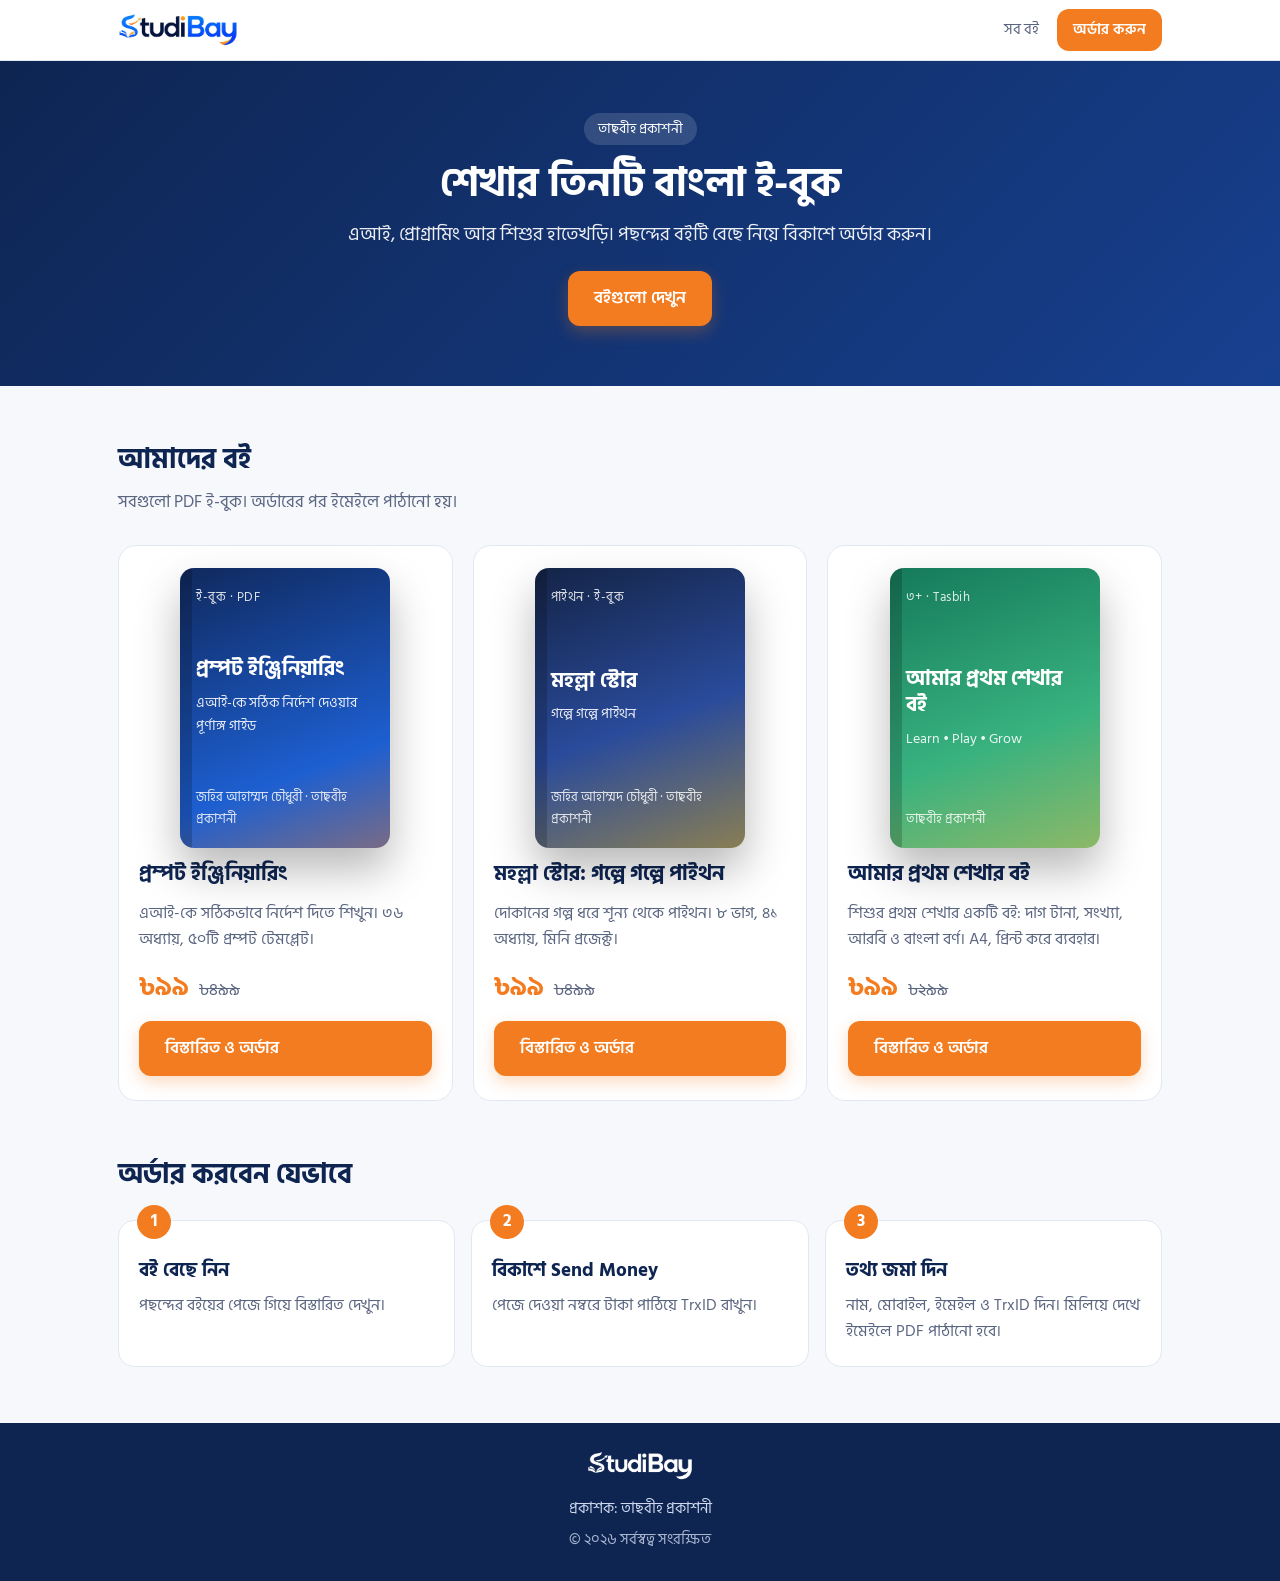
<file: index.html>
<!doctype html>
<html lang="bn"><head><meta charset="utf-8">
<meta name="viewport" content="width=device-width,initial-scale=1,viewport-fit=cover">
<title>StudiBay | বই ও ই-বুক</title>
<meta name="description" content="তাছবীহ প্রকাশনীর বাংলা ই-বুক: প্রম্পট ইঞ্জিনিয়ারিং, মহল্লা স্টোর (পাইথন) ও শিশুদের প্রথম শেখার বই।">
<link rel="preconnect" href="https://fonts.googleapis.com"><link rel="preconnect" href="https://fonts.gstatic.com" crossorigin>
<link href="https://fonts.googleapis.com/css2?family=Hind+Siliguri:wght@400;500;600;700&display=swap" rel="stylesheet">
<link rel="icon" type="image/png" href="assets/favicon.png">
<link rel="stylesheet" href="assets/style.css">
<style>:root{--accent:#1d5fd1;--accent-soft:#e8f0fd}</style>
</head><body>
<header class="top"><div class="wrap"><a class="logo" href="index.html"><img src="assets/logo.png" alt="StudiBay" height="34" style="height:34px;width:auto;display:block"></a>
<nav class="nav"><a class="link" href="index.html">সব বই</a><a class="btn sm" href="#books">অর্ডার করুন</a></nav></div></header>
<section class="hero"><div class="wrap" style="text-align:center;max-width:760px"><span class="badge">তাছবীহ প্রকাশনী</span><h1>শেখার তিনটি বাংলা ই-বুক</h1><p class="sub">এআই, প্রোগ্রামিং আর শিশুর হাতেখড়ি। পছন্দের বইটি বেছে নিয়ে বিকাশে অর্ডার করুন।</p><a class="btn" href="#books" style="margin-top:12px">বইগুলো দেখুন</a></div></section>
<section class="sec" id="books"><div class="wrap"><h2>আমাদের বই</h2><p class="lead">সবগুলো PDF ই-বুক। অর্ডারের পর ইমেইলে পাঠানো হয়।</p><div class="pgrid"><a class="pcard" href="prompt-engineering.html" data-p="prompt-engineering"><div class="cover c1 small"><div class="ct">ই-বুক · PDF</div><div><div class="ti">প্রম্পট ইঞ্জিনিয়ারিং</div><div class="su">এআই-কে সঠিক নির্দেশ দেওয়ার পূর্ণাঙ্গ গাইড</div></div><div class="au">জহির আহাম্মদ চৌধুরী · তাছবীহ প্রকাশনী</div></div><h3>প্রম্পট ইঞ্জিনিয়ারিং</h3><p>এআই-কে সঠিকভাবে নির্দেশ দিতে শিখুন। ৩৬ অধ্যায়, ৫০টি প্রম্পট টেমপ্লেট।</p>
<div class="pp"><b class="now"></b><del></del></div><span class="btn">বিস্তারিত ও অর্ডার</span></a><a class="pcard" href="mohalla-store.html" data-p="mohalla-store"><div class="cover c3 small"><div class="ct">পাইথন · ই-বুক</div><div><div class="ti">মহল্লা স্টোর</div><div class="su">গল্পে গল্পে পাইথন</div></div><div class="au">জহির আহাম্মদ চৌধুরী · তাছবীহ প্রকাশনী</div></div><h3>মহল্লা স্টোর: গল্পে গল্পে পাইথন</h3><p>দোকানের গল্প ধরে শূন্য থেকে পাইথন। ৮ ভাগ, ৪১ অধ্যায়, মিনি প্রজেক্ট।</p>
<div class="pp"><b class="now"></b><del></del></div><span class="btn">বিস্তারিত ও অর্ডার</span></a><a class="pcard" href="tasbih-first-book.html" data-p="tasbih-first-book"><div class="cover c2 small"><div class="ct">৩+ · Tasbih</div><div><div class="ti">আমার প্রথম শেখার বই</div><div class="su">Learn • Play • Grow</div></div><div class="au">তাছবীহ প্রকাশনী</div></div><h3>আমার প্রথম শেখার বই</h3><p>শিশুর প্রথম শেখার একটি বই: দাগ টানা, সংখ্যা, আরবি ও বাংলা বর্ণ। A4, প্রিন্ট করে ব্যবহার।</p>
<div class="pp"><b class="now"></b><del></del></div><span class="btn">বিস্তারিত ও অর্ডার</span></a></div></div></section>
<section class="sec" style="padding-top:0"><div class="wrap"><h2>অর্ডার করবেন যেভাবে</h2><div class="steps3" style="margin-top:26px">
<div class="card"><h3>বই বেছে নিন</h3><p>পছন্দের বইয়ের পেজে গিয়ে বিস্তারিত দেখুন।</p></div>
<div class="card"><h3>বিকাশে Send Money</h3><p>পেজে দেওয়া নম্বরে টাকা পাঠিয়ে TrxID রাখুন।</p></div>
<div class="card"><h3>তথ্য জমা দিন</h3><p>নাম, মোবাইল, ইমেইল ও TrxID দিন। মিলিয়ে দেখে ইমেইলে PDF পাঠানো হবে।</p></div></div></div></section>
<footer><div class="wrap"><p><img src="assets/logo-white.png" alt="StudiBay" height="30" style="height:30px;width:auto;margin-bottom:8px"><br>প্রকাশক: তাছবীহ প্রকাশনী</p><p style="margin-top:6px;opacity:.8">&copy; ২০২৬ সর্বস্বত্ব সংরক্ষিত</p></div></footer>
<script src="assets/config.js"></script><script src="assets/app.js"></script></body></html>
</file>
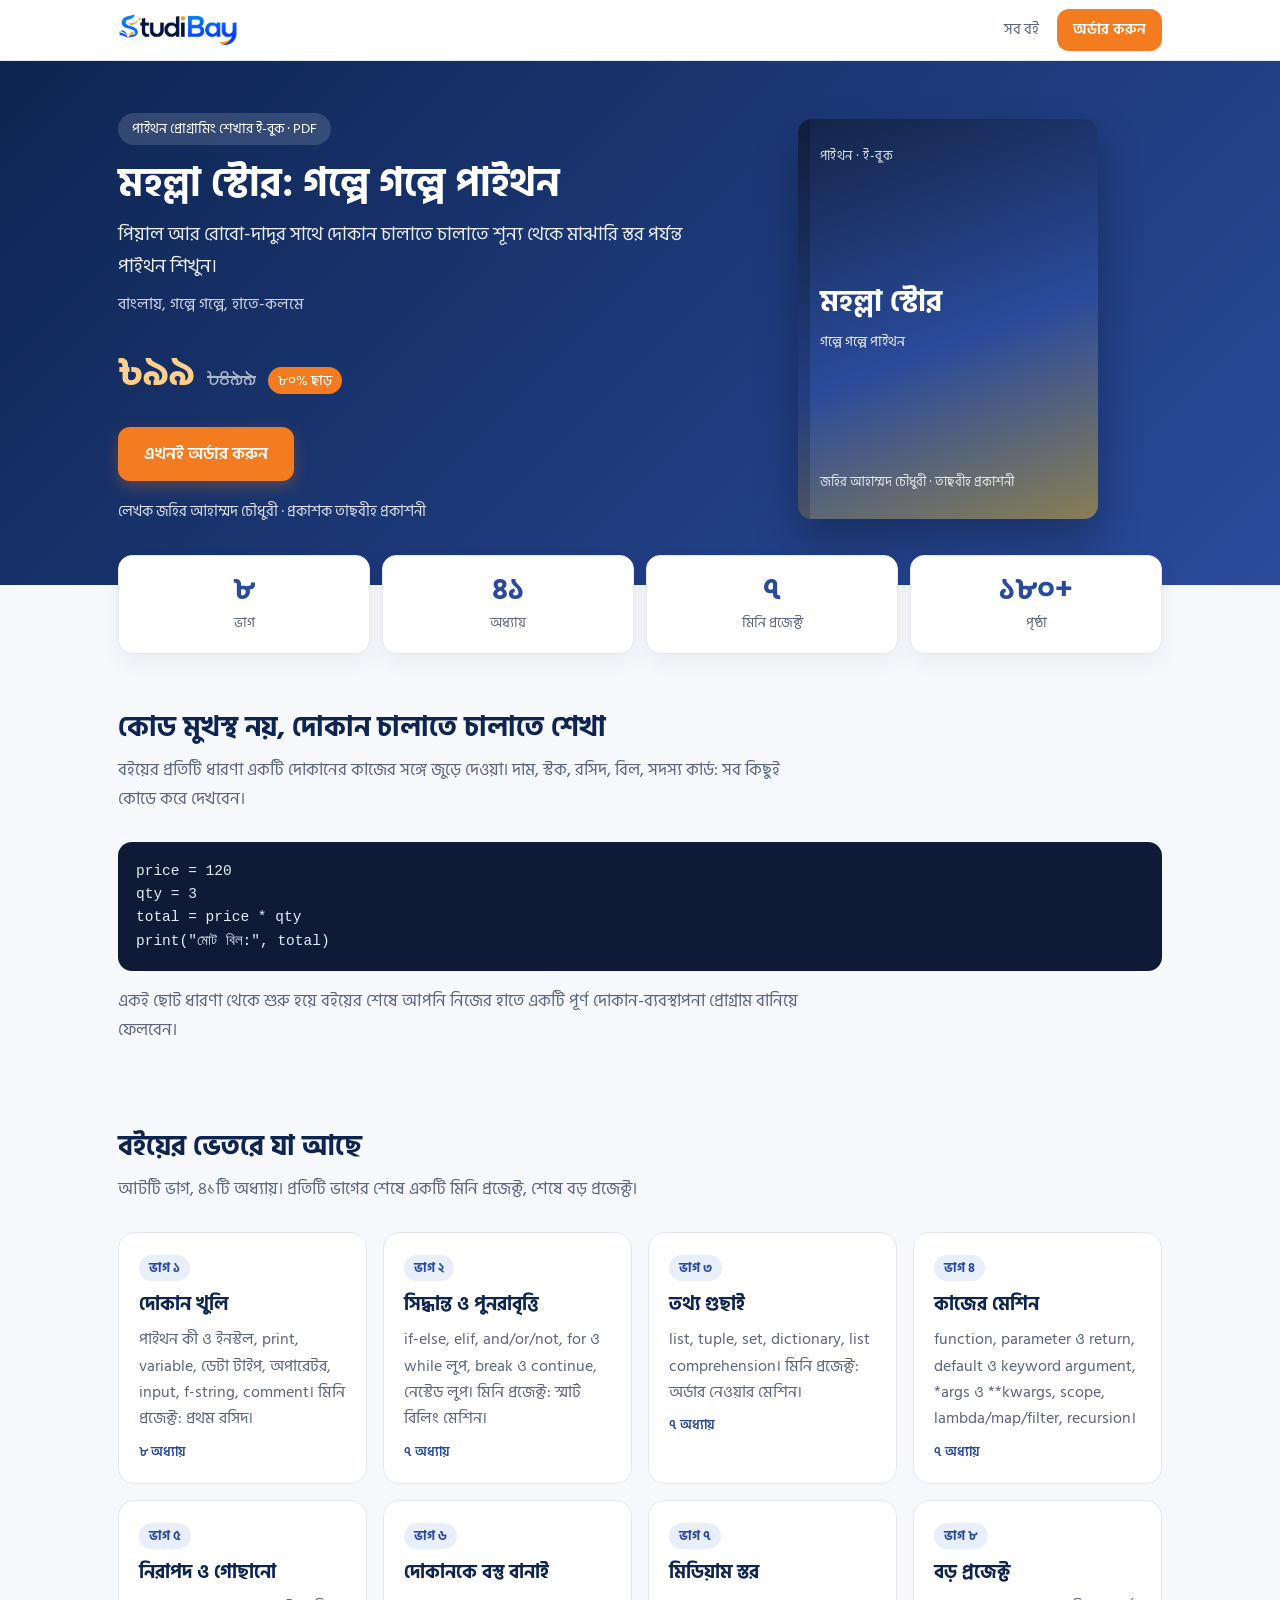
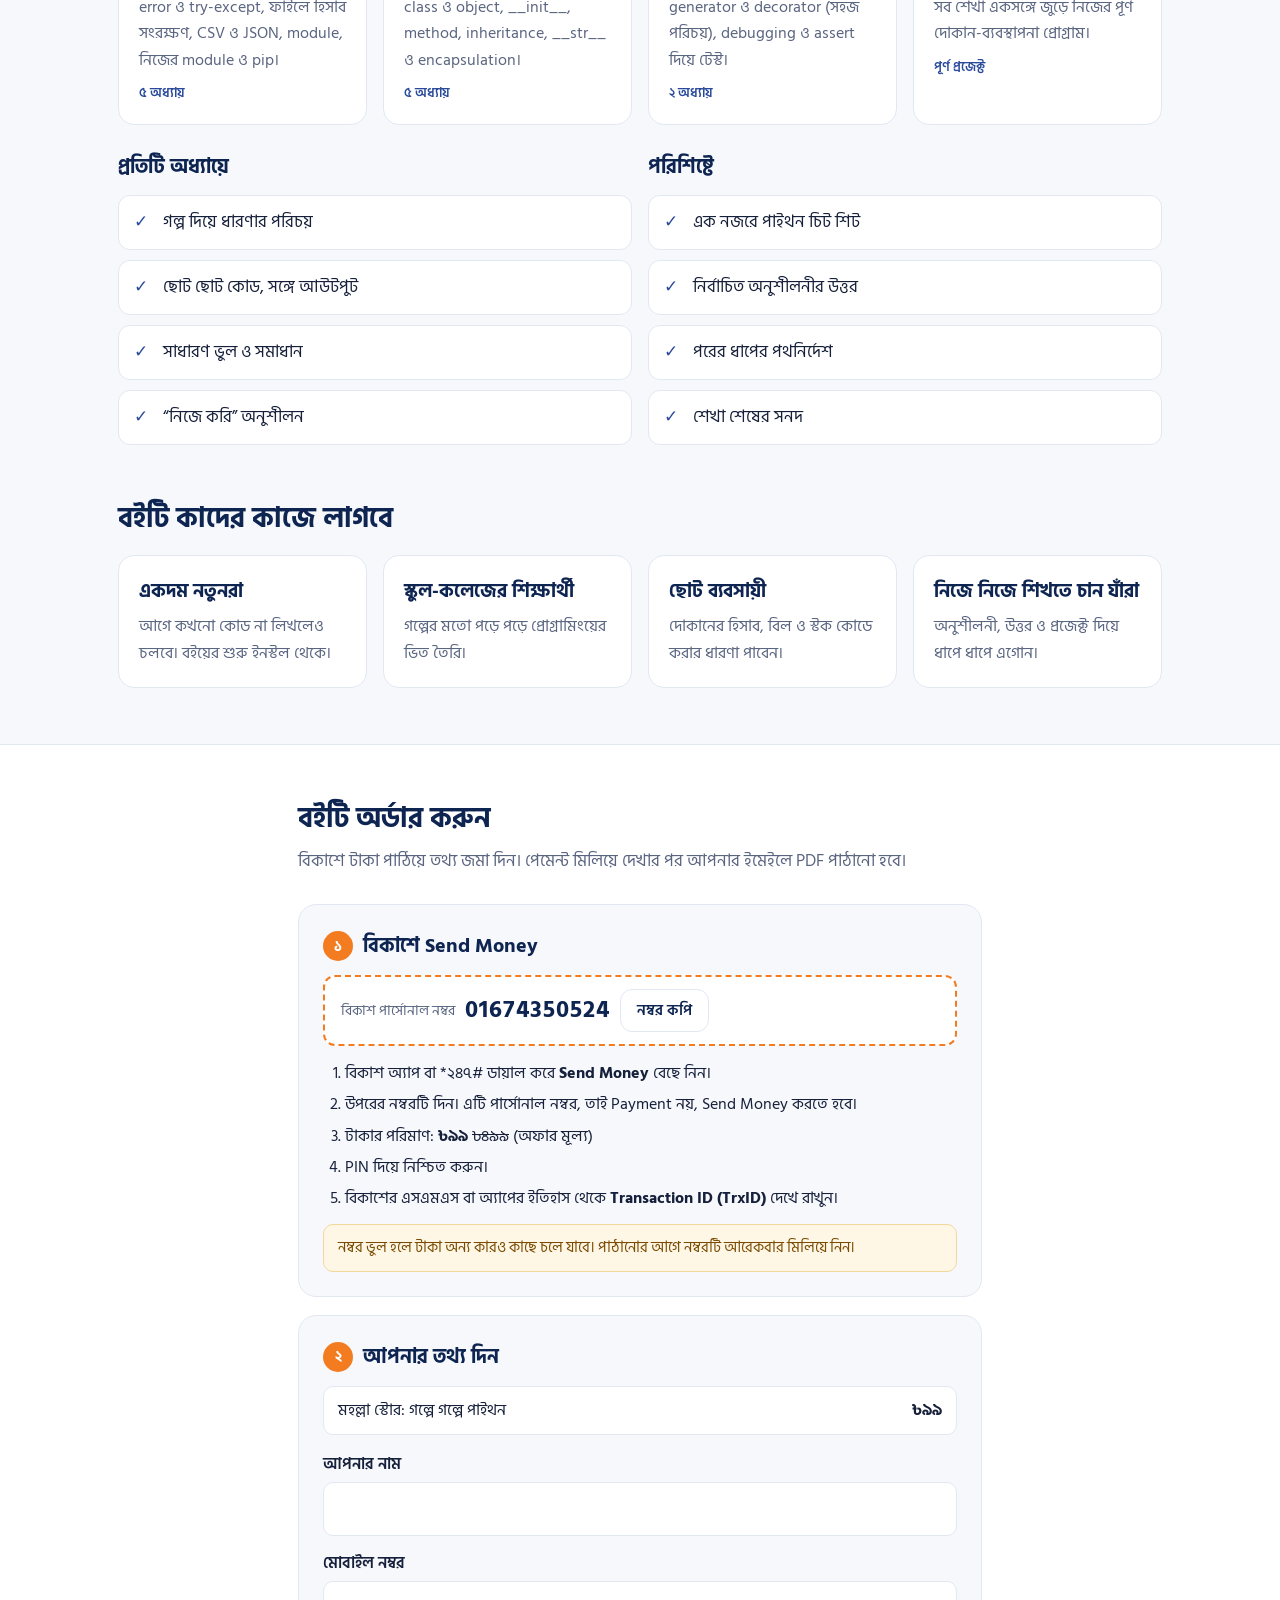
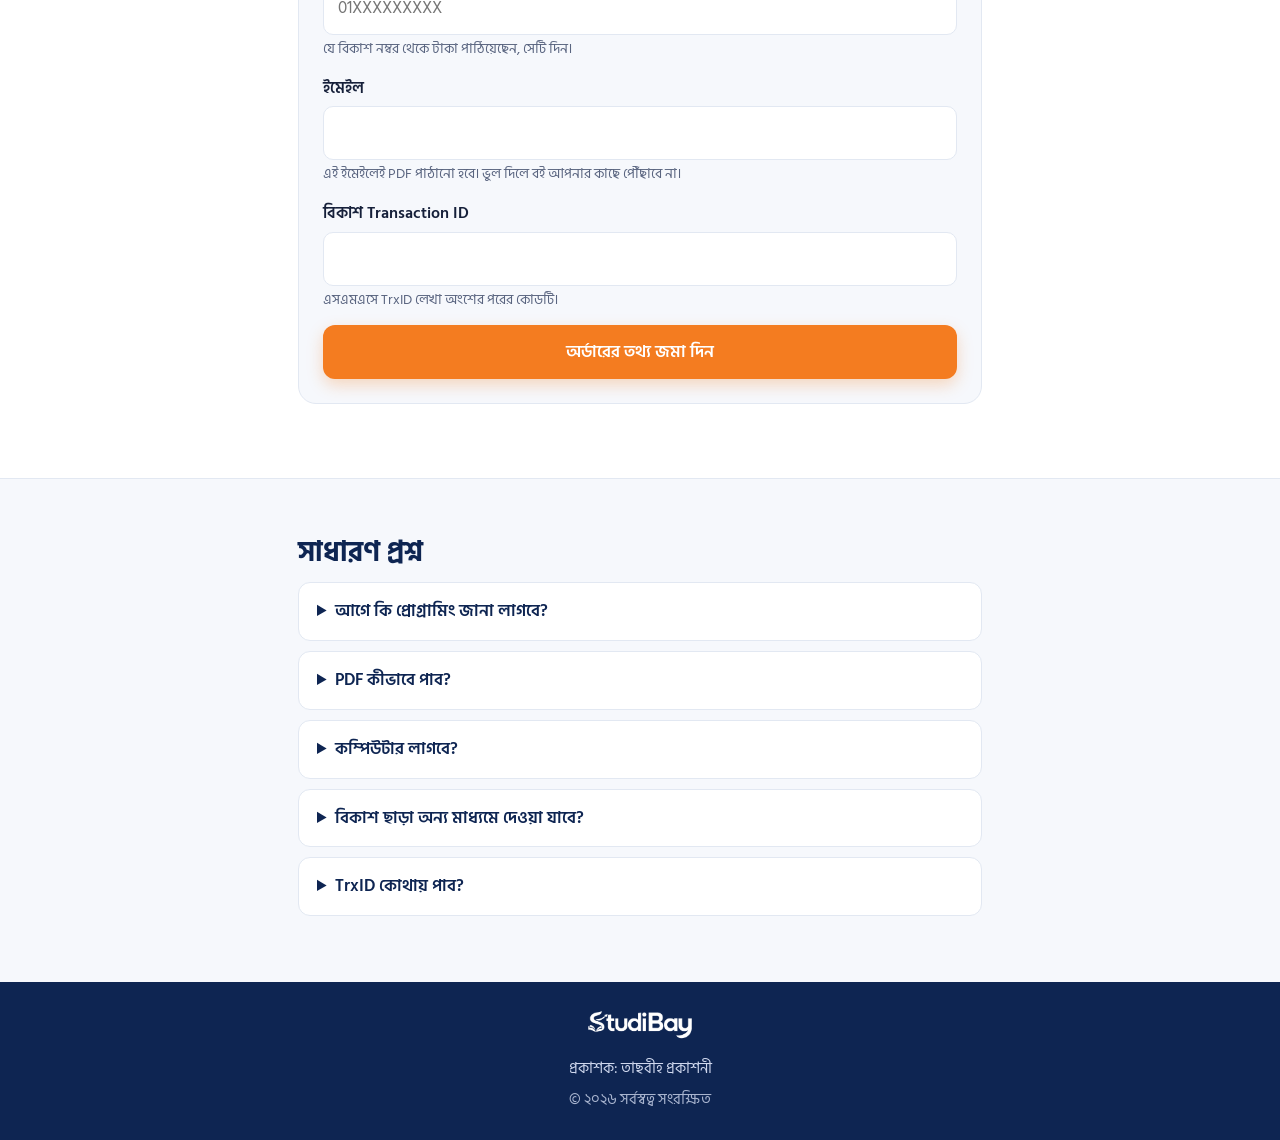
<file: mohalla-store.html>
<!doctype html>
<html lang="bn"><head><meta charset="utf-8">
<meta name="viewport" content="width=device-width,initial-scale=1,viewport-fit=cover">
<title>মহল্লা স্টোর: গল্পে গল্পে পাইথন | StudiBay</title>
<meta name="description" content="দোকানের গল্প ধরে শূন্য থেকে পাইথন। ৮ ভাগ, ৪১ অধ্যায়, মিনি প্রজেক্ট।">
<link rel="preconnect" href="https://fonts.googleapis.com"><link rel="preconnect" href="https://fonts.gstatic.com" crossorigin>
<link href="https://fonts.googleapis.com/css2?family=Hind+Siliguri:wght@400;500;600;700&display=swap" rel="stylesheet">
<link rel="icon" type="image/png" href="assets/favicon.png">
<link rel="stylesheet" href="assets/style.css">
<style>:root{--accent:#2a4b9b;--accent-soft:#e9eefb}</style>
</head><body data-slug="mohalla-store">
<header class="top"><div class="wrap"><a class="logo" href="index.html"><img src="assets/logo.png" alt="StudiBay" height="34" style="height:34px;width:auto;display:block"></a>
<nav class="nav"><a class="link" href="index.html">সব বই</a><a class="btn sm" href="#order">অর্ডার করুন</a></nav></div></header>
<section class="hero light"><div class="wrap grid">
 <div><span class="badge">পাইথন প্রোগ্রামিং শেখার ই-বুক · PDF</span><h1>মহল্লা স্টোর: গল্পে গল্পে পাইথন</h1><p class="sub">পিয়াল আর রোবো-দাদুর সাথে দোকান চালাতে চালাতে শূন্য থেকে মাঝারি স্তর পর্যন্ত পাইথন শিখুন।</p><p class="tag">বাংলায়, গল্পে গল্পে, হাতে-কলমে</p>
 <div class="price"><span class="now" data-price></span><del data-regular></del><span class="off"><span data-off></span>% ছাড়</span></div>
 <a class="btn" href="#order">এখনই অর্ডার করুন</a><p class="by">লেখক জহির আহাম্মদ চৌধুরী · প্রকাশক তাছবীহ প্রকাশনী</p></div>
 <div class="cv"><div class="cover c3"><div class="ct">পাইথন · ই-বুক</div><div><div class="ti">মহল্লা স্টোর</div><div class="su">গল্পে গল্পে পাইথন</div></div><div class="au">জহির আহাম্মদ চৌধুরী · তাছবীহ প্রকাশনী</div></div></div></div></section>
<div class="wrap"><div class="stats"><div class="stat"><b>৮</b><span>ভাগ</span></div><div class="stat"><b>৪১</b><span>অধ্যায়</span></div><div class="stat"><b>৭</b><span>মিনি প্রজেক্ট</span></div><div class="stat"><b>১৮০+</b><span>পৃষ্ঠা</span></div></div></div>
<section class="sec"><div class="wrap"><h2>কোড মুখস্থ নয়, দোকান চালাতে চালাতে শেখা</h2><p class="lead">বইয়ের প্রতিটি ধারণা একটি দোকানের কাজের সঙ্গে জুড়ে দেওয়া। দাম, স্টক, রসিদ, বিল, সদস্য কার্ড: সব কিছুই কোডে করে দেখবেন।</p><pre>price = 120
qty = 3
total = price * qty
print(&quot;মোট বিল:&quot;, total)</pre><p class="lead" style="margin-top:16px">একই ছোট ধারণা থেকে শুরু হয়ে বইয়ের শেষে আপনি নিজের হাতে একটি পূর্ণ দোকান-ব্যবস্থাপনা প্রোগ্রাম বানিয়ে ফেলবেন।</p></div></section>
<section class="sec" style="padding-top:0"><div class="wrap"><h2>বইয়ের ভেতরে যা আছে</h2><p class="lead">আটটি ভাগ, ৪১টি অধ্যায়। প্রতিটি ভাগের শেষে একটি মিনি প্রজেক্ট, শেষে বড় প্রজেক্ট।</p><div class="cards"><div class="card"><span class="no">ভাগ ১</span><h3>দোকান খুলি</h3><p>পাইথন কী ও ইনস্টল, print, variable, ডেটা টাইপ, অপারেটর, input, f-string, comment। মিনি প্রজেক্ট: প্রথম রসিদ।</p><div class="meta">৮ অধ্যায়</div></div><div class="card"><span class="no">ভাগ ২</span><h3>সিদ্ধান্ত ও পুনরাবৃত্তি</h3><p>if-else, elif, and/or/not, for ও while লুপ, break ও continue, নেস্টেড লুপ। মিনি প্রজেক্ট: স্মার্ট বিলিং মেশিন।</p><div class="meta">৭ অধ্যায়</div></div><div class="card"><span class="no">ভাগ ৩</span><h3>তথ্য গুছাই</h3><p>list, tuple, set, dictionary, list comprehension। মিনি প্রজেক্ট: অর্ডার নেওয়ার মেশিন।</p><div class="meta">৭ অধ্যায়</div></div><div class="card"><span class="no">ভাগ ৪</span><h3>কাজের মেশিন</h3><p>function, parameter ও return, default ও keyword argument, *args ও **kwargs, scope, lambda/map/filter, recursion।</p><div class="meta">৭ অধ্যায়</div></div><div class="card"><span class="no">ভাগ ৫</span><h3>নিরাপদ ও গোছানো</h3><p>error ও try-except, ফাইলে হিসাব সংরক্ষণ, CSV ও JSON, module, নিজের module ও pip।</p><div class="meta">৫ অধ্যায়</div></div><div class="card"><span class="no">ভাগ ৬</span><h3>দোকানকে বস্তু বানাই</h3><p>class ও object, __init__, method, inheritance, __str__ ও encapsulation।</p><div class="meta">৫ অধ্যায়</div></div><div class="card"><span class="no">ভাগ ৭</span><h3>মিডিয়াম স্তর</h3><p>generator ও decorator (সহজ পরিচয়), debugging ও assert দিয়ে টেস্ট।</p><div class="meta">২ অধ্যায়</div></div><div class="card"><span class="no">ভাগ ৮</span><h3>বড় প্রজেক্ট</h3><p>সব শেখা একসঙ্গে জুড়ে নিজের পূর্ণ দোকান-ব্যবস্থাপনা প্রোগ্রাম।</p><div class="meta">পূর্ণ প্রজেক্ট</div></div></div>
<div class="two" style="margin-top:26px"><div><h3 style="color:var(--navy);margin-bottom:10px">প্রতিটি অধ্যায়ে</h3><ul class="list"><li>গল্প দিয়ে ধারণার পরিচয়</li><li>ছোট ছোট কোড, সঙ্গে আউটপুট</li><li>সাধারণ ভুল ও সমাধান</li><li>“নিজে করি” অনুশীলন</li></ul></div><div><h3 style="color:var(--navy);margin-bottom:10px">পরিশিষ্টে</h3><ul class="list"><li>এক নজরে পাইথন চিট শিট</li><li>নির্বাচিত অনুশীলনীর উত্তর</li><li>পরের ধাপের পথনির্দেশ</li><li>শেখা শেষের সনদ</li></ul></div></div></div></section>
<section class="sec" style="padding-top:0"><div class="wrap"><h2>বইটি কাদের কাজে লাগবে</h2><div class="cards" style="margin-top:18px"><div class="card"><h3>একদম নতুনরা</h3><p>আগে কখনো কোড না লিখলেও চলবে। বইয়ের শুরু ইনস্টল থেকে।</p></div><div class="card"><h3>স্কুল-কলেজের শিক্ষার্থী</h3><p>গল্পের মতো পড়ে পড়ে প্রোগ্রামিংয়ের ভিত তৈরি।</p></div><div class="card"><h3>ছোট ব্যবসায়ী</h3><p>দোকানের হিসাব, বিল ও স্টক কোডে করার ধারণা পাবেন।</p></div><div class="card"><h3>নিজে নিজে শিখতে চান যাঁরা</h3><p>অনুশীলনী, উত্তর ও প্রজেক্ট দিয়ে ধাপে ধাপে এগোন।</p></div></div></div></section>
<section class="sec order" id="order"><div class="wrap" style="max-width:720px"><h2>বইটি অর্ডার করুন</h2>
<p class="lead">বিকাশে টাকা পাঠিয়ে তথ্য জমা দিন। পেমেন্ট মিলিয়ে দেখার পর আপনার ইমেইলে PDF পাঠানো হবে।</p>
<div class="ostep"><h3><i>১</i>বিকাশে Send Money</h3>
 <div class="num"><span class="lab">বিকাশ পার্সোনাল নম্বর</span><strong data-bkash></strong><button type="button" class="btn sm ghost" id="copyNum">নম্বর কপি</button></div>
 <ol><li>বিকাশ অ্যাপ বা *২৪৭# ডায়াল করে <b>Send Money</b> বেছে নিন।</li><li>উপরের নম্বরটি দিন। এটি পার্সোনাল নম্বর, তাই Payment নয়, Send Money করতে হবে।</li><li>টাকার পরিমাণ: <b data-price></b> <del data-regular></del> (অফার মূল্য)</li><li>PIN দিয়ে নিশ্চিত করুন।</li><li>বিকাশের এসএমএস বা অ্যাপের ইতিহাস থেকে <b>Transaction ID (TrxID)</b> দেখে রাখুন।</li></ol>
 <div class="warn">নম্বর ভুল হলে টাকা অন্য কারও কাছে চলে যাবে। পাঠানোর আগে নম্বরটি আরেকবার মিলিয়ে নিন।</div></div>
<div class="ostep"><h3><i>২</i>আপনার তথ্য দিন</h3>
 <div class="done" id="done" aria-live="polite">
  <h3>অর্ডার জমা হয়েছে</h3>
  <dl class="done-details">
   <div><dt>নাম</dt><dd id="doneName"></dd></div>
   <div><dt>মোবাইল</dt><dd id="donePhone"></dd></div>
   <div><dt>ইমেইল</dt><dd id="doneEmail"></dd></div>
   <div><dt>TrxID</dt><dd id="doneTrx"></dd></div>
  </dl>
  <div class="done-actions">
   <a class="btn" id="whatsappOrder" href="#" target="_blank" rel="noopener noreferrer">হোয়াটসঅ্যাপে অর্ডার পাঠান</a>
   <button class="btn ghost" id="copyOrder" type="button">অর্ডারের লেখা কপি করুন</button>
  </div>
  <p class="done-note">পেমেন্ট মিলিয়ে দেখার পর আপনার ইমেইলে PDF পাঠানো হবে। চাইলে হোয়াটসঅ্যাপেও জানাতে পারেন।</p>
  <p class="copy-status" id="copyOrderStatus" role="status"></p>
 </div>
 <form id="orderForm" novalidate>
  <div class="sumline"><span>মহল্লা স্টোর: গল্পে গল্পে পাইথন</span><b data-price></b></div>
  <div class="field"><label for="name">আপনার নাম</label><input id="name" name="name" autocomplete="name" required></div>
  <div class="field"><label for="phone">মোবাইল নম্বর</label><input id="phone" name="phone" inputmode="tel" autocomplete="tel" placeholder="01XXXXXXXXX" required><small>যে বিকাশ নম্বর থেকে টাকা পাঠিয়েছেন, সেটি দিন।</small></div>
  <div class="field"><label for="email">ইমেইল</label><input id="email" name="email" type="email" autocomplete="email" required><small>এই ইমেইলেই PDF পাঠানো হবে। ভুল দিলে বই আপনার কাছে পৌঁছাবে না।</small></div>
  <div class="field"><label for="trx">বিকাশ Transaction ID</label><input id="trx" name="trx" autocapitalize="characters" required><small>এসএমএসে TrxID লেখা অংশের পরের কোডটি।</small></div>
  <input class="hp" type="text" name="website" tabindex="-1" autocomplete="off" aria-hidden="true">
  <button class="btn" type="submit" id="submitBtn" style="width:100%">অর্ডারের তথ্য জমা দিন</button>
  <div class="msg" id="msg" role="alert"></div>
 </form></div></div></section>
<section class="sec"><div class="wrap" style="max-width:720px"><h2>সাধারণ প্রশ্ন</h2><details><summary>আগে কি প্রোগ্রামিং জানা লাগবে?</summary><p>না। বই শুরু হয়েছে পাইথন কী, কীভাবে ইনস্টল করতে হয় সেখান থেকে।</p></details><details><summary>PDF কীভাবে পাব?</summary><p>আপনার দেওয়া Transaction ID মিলিয়ে দেখার পর ইমেইলে PDF পাঠানো হবে। তাই ইমেইল ঠিকানা সাবধানে লিখুন।</p></details><details><summary>কম্পিউটার লাগবে?</summary><p>কোড চালিয়ে দেখতে একটি কম্পিউটার বা ল্যাপটপ থাকলে সবচেয়ে ভালো।</p></details><details><summary>বিকাশ ছাড়া অন্য মাধ্যমে দেওয়া যাবে?</summary><p>এখন শুধু বিকাশ Send Money নেওয়া হচ্ছে।</p></details><details><summary>TrxID কোথায় পাব?</summary><p>Send Money শেষ হলে বিকাশের নিশ্চিতকরণ এসএমএসে TrxID থাকে। বিকাশ অ্যাপের লেনদেনের ইতিহাসেও দেখা যায়।</p></details></div></section>
<footer><div class="wrap"><p><img src="assets/logo-white.png" alt="StudiBay" height="30" style="height:30px;width:auto;margin-bottom:8px"><br>প্রকাশক: তাছবীহ প্রকাশনী</p><p style="margin-top:6px;opacity:.8">&copy; ২০২৬ সর্বস্বত্ব সংরক্ষিত</p></div></footer>
<script src="assets/config.js"></script><script src="assets/app.js"></script></body></html>
</file>
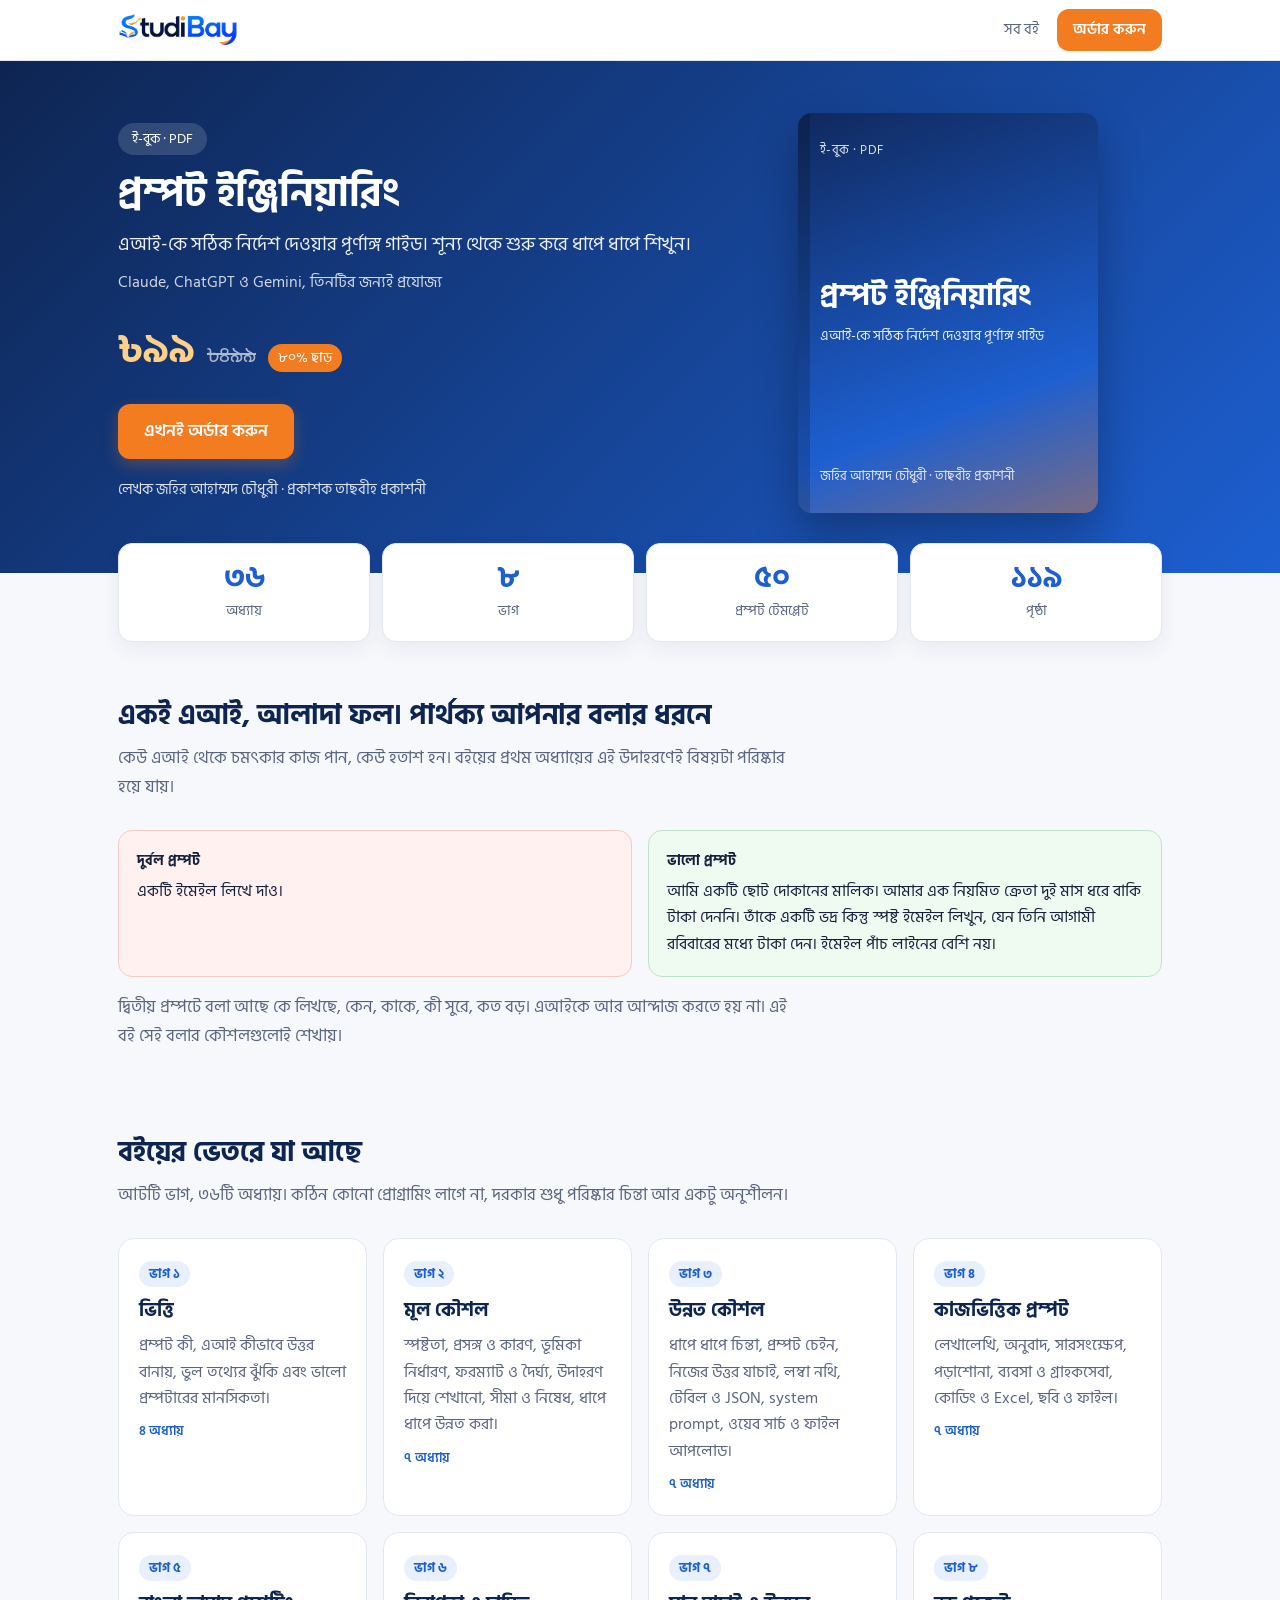
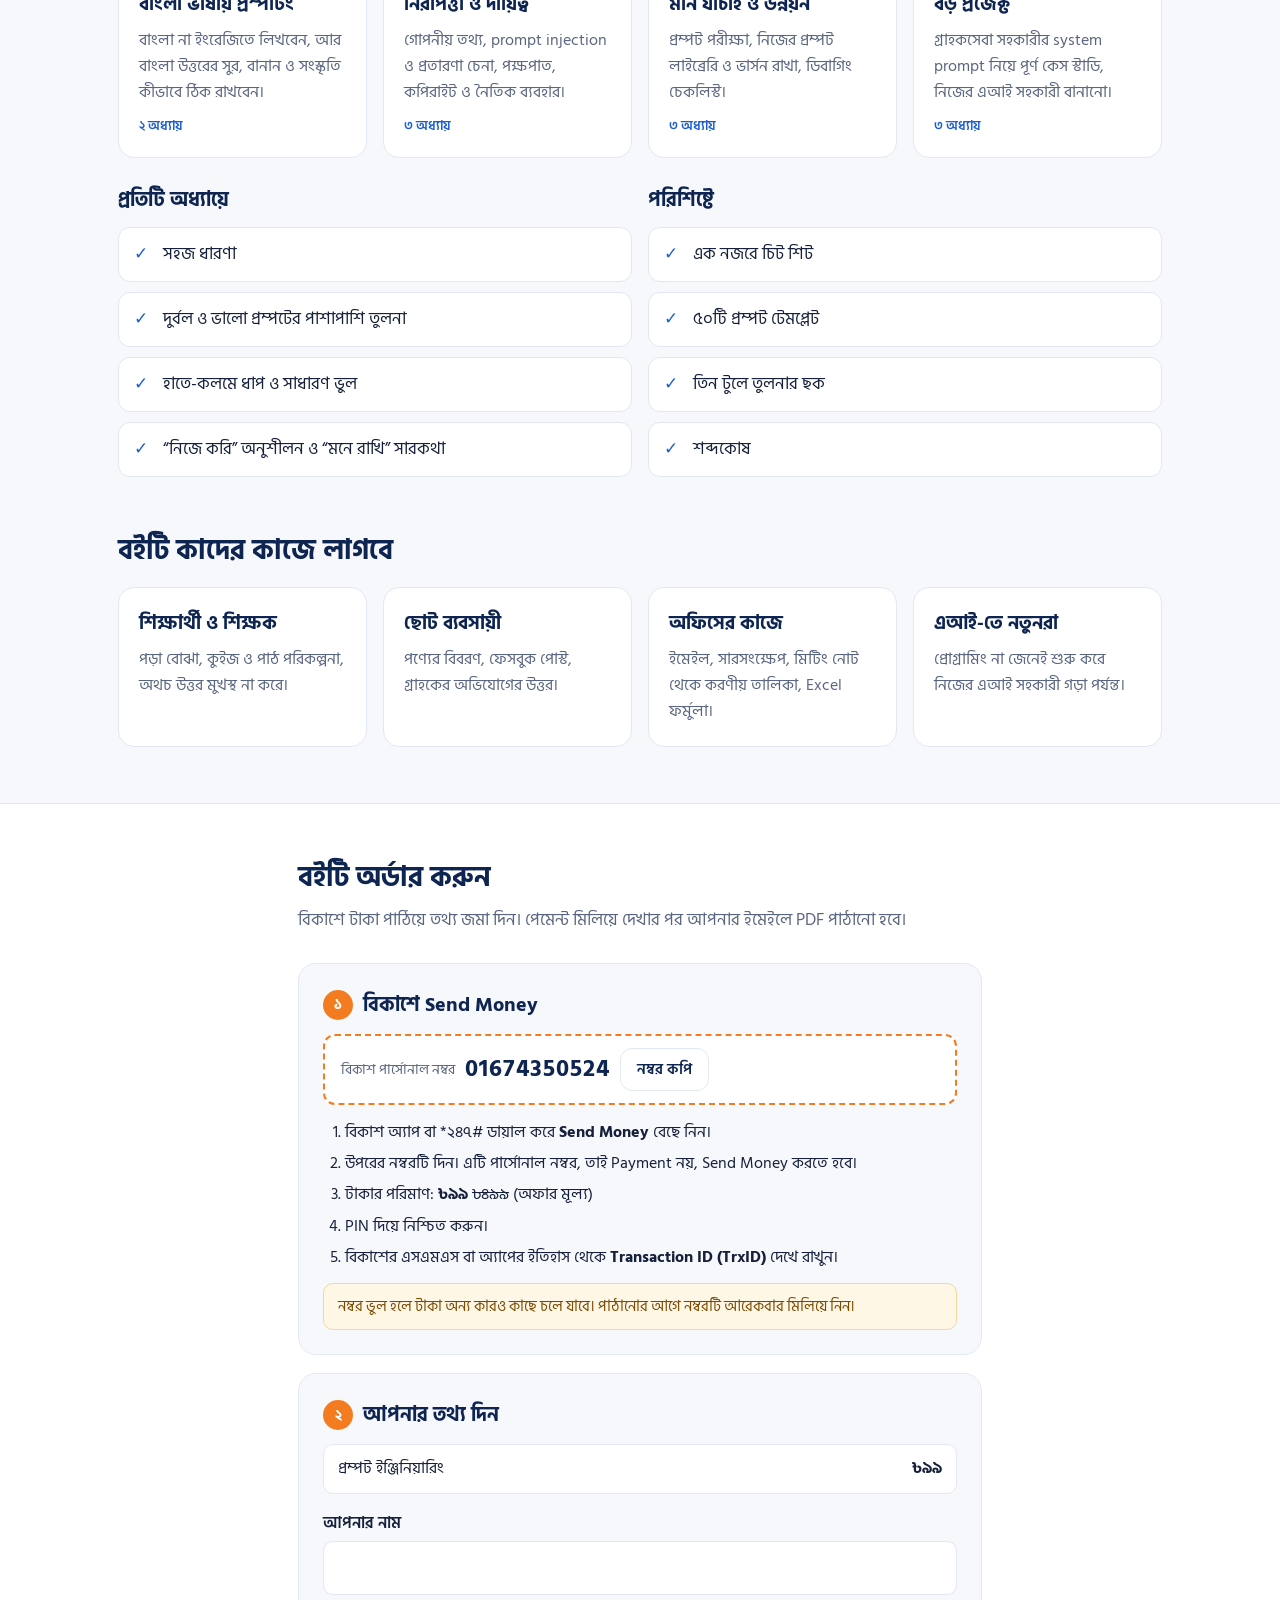
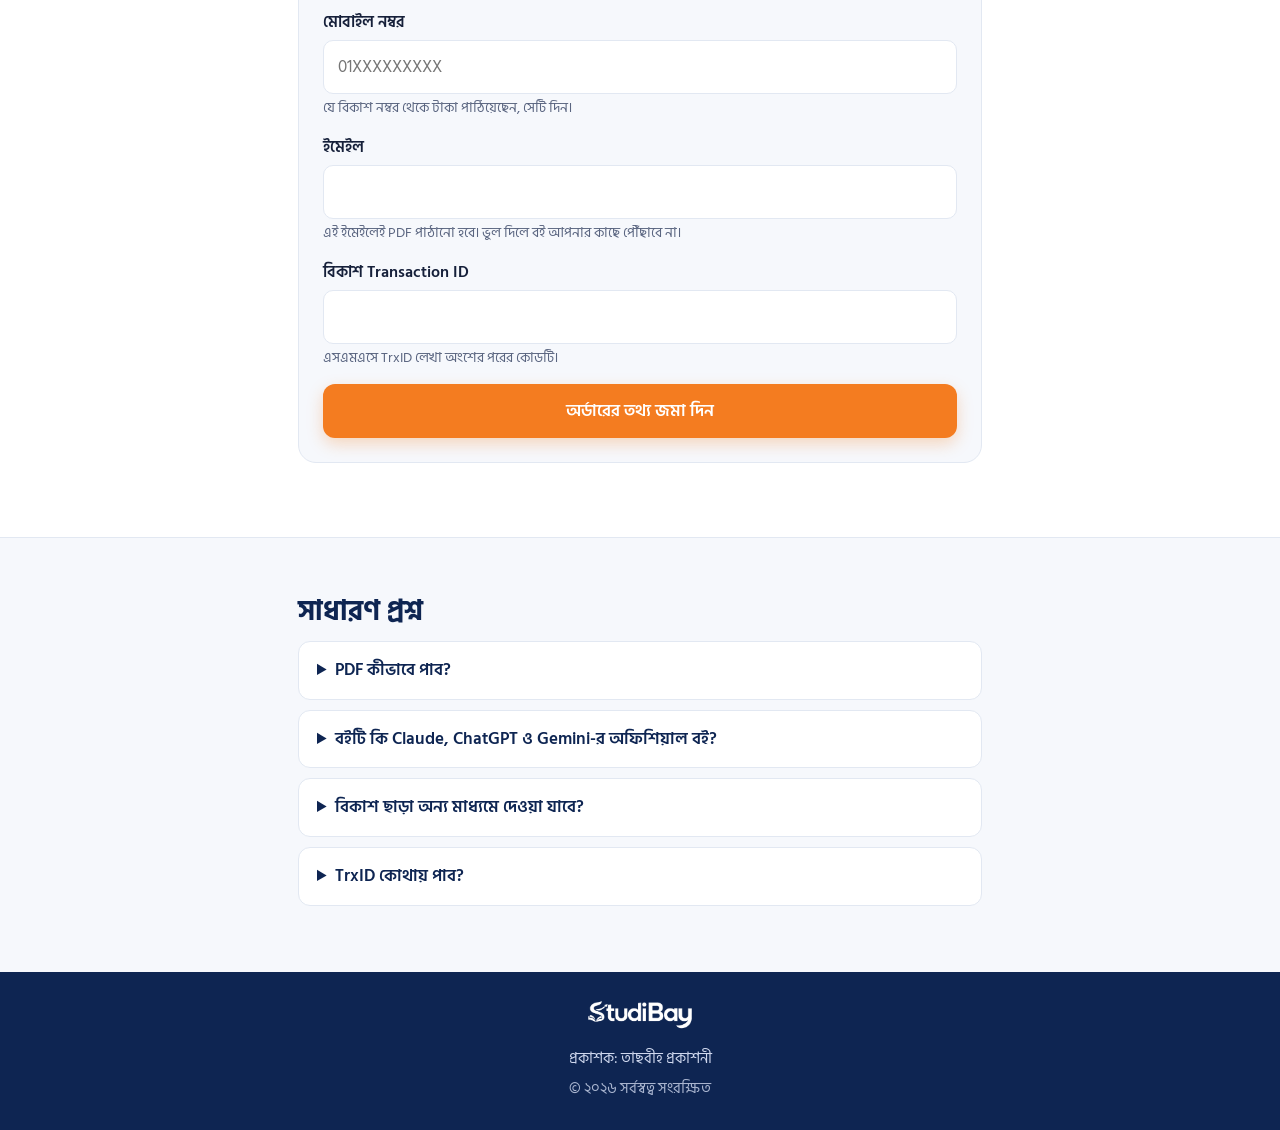
<file: prompt-engineering.html>
<!doctype html>
<html lang="bn"><head><meta charset="utf-8">
<meta name="viewport" content="width=device-width,initial-scale=1,viewport-fit=cover">
<title>প্রম্পট ইঞ্জিনিয়ারিং | StudiBay</title>
<meta name="description" content="এআই-কে সঠিকভাবে নির্দেশ দিতে শিখুন। ৩৬ অধ্যায়, ৫০টি প্রম্পট টেমপ্লেট।">
<link rel="preconnect" href="https://fonts.googleapis.com"><link rel="preconnect" href="https://fonts.gstatic.com" crossorigin>
<link href="https://fonts.googleapis.com/css2?family=Hind+Siliguri:wght@400;500;600;700&display=swap" rel="stylesheet">
<link rel="icon" type="image/png" href="assets/favicon.png">
<link rel="stylesheet" href="assets/style.css">
<style>:root{--accent:#1d5fd1;--accent-soft:#e8f0fd}</style>
</head><body data-slug="prompt-engineering">
<header class="top"><div class="wrap"><a class="logo" href="index.html"><img src="assets/logo.png" alt="StudiBay" height="34" style="height:34px;width:auto;display:block"></a>
<nav class="nav"><a class="link" href="index.html">সব বই</a><a class="btn sm" href="#order">অর্ডার করুন</a></nav></div></header>
<section class="hero light"><div class="wrap grid">
 <div><span class="badge">ই-বুক · PDF</span><h1>প্রম্পট ইঞ্জিনিয়ারিং</h1><p class="sub">এআই-কে সঠিক নির্দেশ দেওয়ার পূর্ণাঙ্গ গাইড। শূন্য থেকে শুরু করে ধাপে ধাপে শিখুন।</p><p class="tag">Claude, ChatGPT ও Gemini, তিনটির জন্যই প্রযোজ্য</p>
 <div class="price"><span class="now" data-price></span><del data-regular></del><span class="off"><span data-off></span>% ছাড়</span></div>
 <a class="btn" href="#order">এখনই অর্ডার করুন</a><p class="by">লেখক জহির আহাম্মদ চৌধুরী · প্রকাশক তাছবীহ প্রকাশনী</p></div>
 <div class="cv"><div class="cover c1"><div class="ct">ই-বুক · PDF</div><div><div class="ti">প্রম্পট ইঞ্জিনিয়ারিং</div><div class="su">এআই-কে সঠিক নির্দেশ দেওয়ার পূর্ণাঙ্গ গাইড</div></div><div class="au">জহির আহাম্মদ চৌধুরী · তাছবীহ প্রকাশনী</div></div></div></div></section>
<div class="wrap"><div class="stats"><div class="stat"><b>৩৬</b><span>অধ্যায়</span></div><div class="stat"><b>৮</b><span>ভাগ</span></div><div class="stat"><b>৫০</b><span>প্রম্পট টেমপ্লেট</span></div><div class="stat"><b>১১৯</b><span>পৃষ্ঠা</span></div></div></div>
<section class="sec"><div class="wrap"><h2>একই এআই, আলাদা ফল। পার্থক্য আপনার বলার ধরনে</h2><p class="lead">কেউ এআই থেকে চমৎকার কাজ পান, কেউ হতাশ হন। বইয়ের প্রথম অধ্যায়ের এই উদাহরণেই বিষয়টা পরিষ্কার হয়ে যায়।</p><div class="two"><div class="cmp bad"><h4>দুর্বল প্রম্পট</h4>একটি ইমেইল লিখে দাও।</div><div class="cmp good"><h4>ভালো প্রম্পট</h4>আমি একটি ছোট দোকানের মালিক। আমার এক নিয়মিত ক্রেতা দুই মাস ধরে বাকি টাকা দেননি। তাঁকে একটি ভদ্র কিন্তু স্পষ্ট ইমেইল লিখুন, যেন তিনি আগামী রবিবারের মধ্যে টাকা দেন। ইমেইল পাঁচ লাইনের বেশি নয়।</div></div><p class="lead" style="margin-top:16px">দ্বিতীয় প্রম্পটে বলা আছে কে লিখছে, কেন, কাকে, কী সুরে, কত বড়। এআইকে আর আন্দাজ করতে হয় না। এই বই সেই বলার কৌশলগুলোই শেখায়।</p></div></section>
<section class="sec" style="padding-top:0"><div class="wrap"><h2>বইয়ের ভেতরে যা আছে</h2><p class="lead">আটটি ভাগ, ৩৬টি অধ্যায়। কঠিন কোনো প্রোগ্রামিং লাগে না, দরকার শুধু পরিষ্কার চিন্তা আর একটু অনুশীলন।</p><div class="cards"><div class="card"><span class="no">ভাগ ১</span><h3>ভিত্তি</h3><p>প্রম্পট কী, এআই কীভাবে উত্তর বানায়, ভুল তথ্যের ঝুঁকি এবং ভালো প্রম্পটারের মানসিকতা।</p><div class="meta">৪ অধ্যায়</div></div><div class="card"><span class="no">ভাগ ২</span><h3>মূল কৌশল</h3><p>স্পষ্টতা, প্রসঙ্গ ও কারণ, ভূমিকা নির্ধারণ, ফরম্যাট ও দৈর্ঘ্য, উদাহরণ দিয়ে শেখানো, সীমা ও নিষেধ, ধাপে ধাপে উন্নত করা।</p><div class="meta">৭ অধ্যায়</div></div><div class="card"><span class="no">ভাগ ৩</span><h3>উন্নত কৌশল</h3><p>ধাপে ধাপে চিন্তা, প্রম্পট চেইন, নিজের উত্তর যাচাই, লম্বা নথি, টেবিল ও JSON, system prompt, ওয়েব সার্চ ও ফাইল আপলোড।</p><div class="meta">৭ অধ্যায়</div></div><div class="card"><span class="no">ভাগ ৪</span><h3>কাজভিত্তিক প্রম্পট</h3><p>লেখালেখি, অনুবাদ, সারসংক্ষেপ, পড়াশোনা, ব্যবসা ও গ্রাহকসেবা, কোডিং ও Excel, ছবি ও ফাইল।</p><div class="meta">৭ অধ্যায়</div></div><div class="card"><span class="no">ভাগ ৫</span><h3>বাংলা ভাষায় প্রম্পটিং</h3><p>বাংলা না ইংরেজিতে লিখবেন, আর বাংলা উত্তরের সুর, বানান ও সংস্কৃতি কীভাবে ঠিক রাখবেন।</p><div class="meta">২ অধ্যায়</div></div><div class="card"><span class="no">ভাগ ৬</span><h3>নিরাপত্তা ও দায়িত্ব</h3><p>গোপনীয় তথ্য, prompt injection ও প্রতারণা চেনা, পক্ষপাত, কপিরাইট ও নৈতিক ব্যবহার।</p><div class="meta">৩ অধ্যায়</div></div><div class="card"><span class="no">ভাগ ৭</span><h3>মান যাচাই ও উন্নয়ন</h3><p>প্রম্পট পরীক্ষা, নিজের প্রম্পট লাইব্রেরি ও ভার্সন রাখা, ডিবাগিং চেকলিস্ট।</p><div class="meta">৩ অধ্যায়</div></div><div class="card"><span class="no">ভাগ ৮</span><h3>বড় প্রজেক্ট</h3><p>গ্রাহকসেবা সহকারীর system prompt নিয়ে পূর্ণ কেস স্টাডি, নিজের এআই সহকারী বানানো।</p><div class="meta">৩ অধ্যায়</div></div></div>
<div class="two" style="margin-top:26px"><div><h3 style="color:var(--navy);margin-bottom:10px">প্রতিটি অধ্যায়ে</h3><ul class="list"><li>সহজ ধারণা</li><li>দুর্বল ও ভালো প্রম্পটের পাশাপাশি তুলনা</li><li>হাতে-কলমে ধাপ ও সাধারণ ভুল</li><li>“নিজে করি” অনুশীলন ও “মনে রাখি” সারকথা</li></ul></div><div><h3 style="color:var(--navy);margin-bottom:10px">পরিশিষ্টে</h3><ul class="list"><li>এক নজরে চিট শিট</li><li>৫০টি প্রম্পট টেমপ্লেট</li><li>তিন টুলে তুলনার ছক</li><li>শব্দকোষ</li></ul></div></div></div></section>
<section class="sec" style="padding-top:0"><div class="wrap"><h2>বইটি কাদের কাজে লাগবে</h2><div class="cards" style="margin-top:18px"><div class="card"><h3>শিক্ষার্থী ও শিক্ষক</h3><p>পড়া বোঝা, কুইজ ও পাঠ পরিকল্পনা, অথচ উত্তর মুখস্থ না করে।</p></div><div class="card"><h3>ছোট ব্যবসায়ী</h3><p>পণ্যের বিবরণ, ফেসবুক পোস্ট, গ্রাহকের অভিযোগের উত্তর।</p></div><div class="card"><h3>অফিসের কাজে</h3><p>ইমেইল, সারসংক্ষেপ, মিটিং নোট থেকে করণীয় তালিকা, Excel ফর্মুলা।</p></div><div class="card"><h3>এআই-তে নতুনরা</h3><p>প্রোগ্রামিং না জেনেই শুরু করে নিজের এআই সহকারী গড়া পর্যন্ত।</p></div></div></div></section>
<section class="sec order" id="order"><div class="wrap" style="max-width:720px"><h2>বইটি অর্ডার করুন</h2>
<p class="lead">বিকাশে টাকা পাঠিয়ে তথ্য জমা দিন। পেমেন্ট মিলিয়ে দেখার পর আপনার ইমেইলে PDF পাঠানো হবে।</p>
<div class="ostep"><h3><i>১</i>বিকাশে Send Money</h3>
 <div class="num"><span class="lab">বিকাশ পার্সোনাল নম্বর</span><strong data-bkash></strong><button type="button" class="btn sm ghost" id="copyNum">নম্বর কপি</button></div>
 <ol><li>বিকাশ অ্যাপ বা *২৪৭# ডায়াল করে <b>Send Money</b> বেছে নিন।</li><li>উপরের নম্বরটি দিন। এটি পার্সোনাল নম্বর, তাই Payment নয়, Send Money করতে হবে।</li><li>টাকার পরিমাণ: <b data-price></b> <del data-regular></del> (অফার মূল্য)</li><li>PIN দিয়ে নিশ্চিত করুন।</li><li>বিকাশের এসএমএস বা অ্যাপের ইতিহাস থেকে <b>Transaction ID (TrxID)</b> দেখে রাখুন।</li></ol>
 <div class="warn">নম্বর ভুল হলে টাকা অন্য কারও কাছে চলে যাবে। পাঠানোর আগে নম্বরটি আরেকবার মিলিয়ে নিন।</div></div>
<div class="ostep"><h3><i>২</i>আপনার তথ্য দিন</h3>
 <div class="done" id="done" aria-live="polite">
  <h3>অর্ডার জমা হয়েছে</h3>
  <dl class="done-details">
   <div><dt>নাম</dt><dd id="doneName"></dd></div>
   <div><dt>মোবাইল</dt><dd id="donePhone"></dd></div>
   <div><dt>ইমেইল</dt><dd id="doneEmail"></dd></div>
   <div><dt>TrxID</dt><dd id="doneTrx"></dd></div>
  </dl>
  <div class="done-actions">
   <a class="btn" id="whatsappOrder" href="#" target="_blank" rel="noopener noreferrer">হোয়াটসঅ্যাপে অর্ডার পাঠান</a>
   <button class="btn ghost" id="copyOrder" type="button">অর্ডারের লেখা কপি করুন</button>
  </div>
  <p class="done-note">পেমেন্ট মিলিয়ে দেখার পর আপনার ইমেইলে PDF পাঠানো হবে। চাইলে হোয়াটসঅ্যাপেও জানাতে পারেন।</p>
  <p class="copy-status" id="copyOrderStatus" role="status"></p>
 </div>
 <form id="orderForm" novalidate>
  <div class="sumline"><span>প্রম্পট ইঞ্জিনিয়ারিং</span><b data-price></b></div>
  <div class="field"><label for="name">আপনার নাম</label><input id="name" name="name" autocomplete="name" required></div>
  <div class="field"><label for="phone">মোবাইল নম্বর</label><input id="phone" name="phone" inputmode="tel" autocomplete="tel" placeholder="01XXXXXXXXX" required><small>যে বিকাশ নম্বর থেকে টাকা পাঠিয়েছেন, সেটি দিন।</small></div>
  <div class="field"><label for="email">ইমেইল</label><input id="email" name="email" type="email" autocomplete="email" required><small>এই ইমেইলেই PDF পাঠানো হবে। ভুল দিলে বই আপনার কাছে পৌঁছাবে না।</small></div>
  <div class="field"><label for="trx">বিকাশ Transaction ID</label><input id="trx" name="trx" autocapitalize="characters" required><small>এসএমএসে TrxID লেখা অংশের পরের কোডটি।</small></div>
  <input class="hp" type="text" name="website" tabindex="-1" autocomplete="off" aria-hidden="true">
  <button class="btn" type="submit" id="submitBtn" style="width:100%">অর্ডারের তথ্য জমা দিন</button>
  <div class="msg" id="msg" role="alert"></div>
 </form></div></div></section>
<section class="sec"><div class="wrap" style="max-width:720px"><h2>সাধারণ প্রশ্ন</h2><details><summary>PDF কীভাবে পাব?</summary><p>আপনার দেওয়া Transaction ID মিলিয়ে দেখার পর ইমেইলে PDF পাঠানো হবে। তাই ইমেইল ঠিকানা সাবধানে লিখুন।</p></details><details><summary>বইটি কি Claude, ChatGPT ও Gemini-র অফিশিয়াল বই?</summary><p>না। এটি একটি স্বাধীন গাইড। Claude, ChatGPT ও Gemini যথাক্রমে Anthropic, OpenAI ও Google-এর পণ্য।</p></details><details><summary>বিকাশ ছাড়া অন্য মাধ্যমে দেওয়া যাবে?</summary><p>এখন শুধু বিকাশ Send Money নেওয়া হচ্ছে।</p></details><details><summary>TrxID কোথায় পাব?</summary><p>Send Money শেষ হলে বিকাশের নিশ্চিতকরণ এসএমএসে TrxID থাকে। বিকাশ অ্যাপের লেনদেনের ইতিহাসেও দেখা যায়।</p></details></div></section>
<footer><div class="wrap"><p><img src="assets/logo-white.png" alt="StudiBay" height="30" style="height:30px;width:auto;margin-bottom:8px"><br>প্রকাশক: তাছবীহ প্রকাশনী</p><p style="margin-top:6px;opacity:.8">&copy; ২০২৬ সর্বস্বত্ব সংরক্ষিত</p></div></footer>
<script src="assets/config.js"></script><script src="assets/app.js"></script></body></html>
</file>
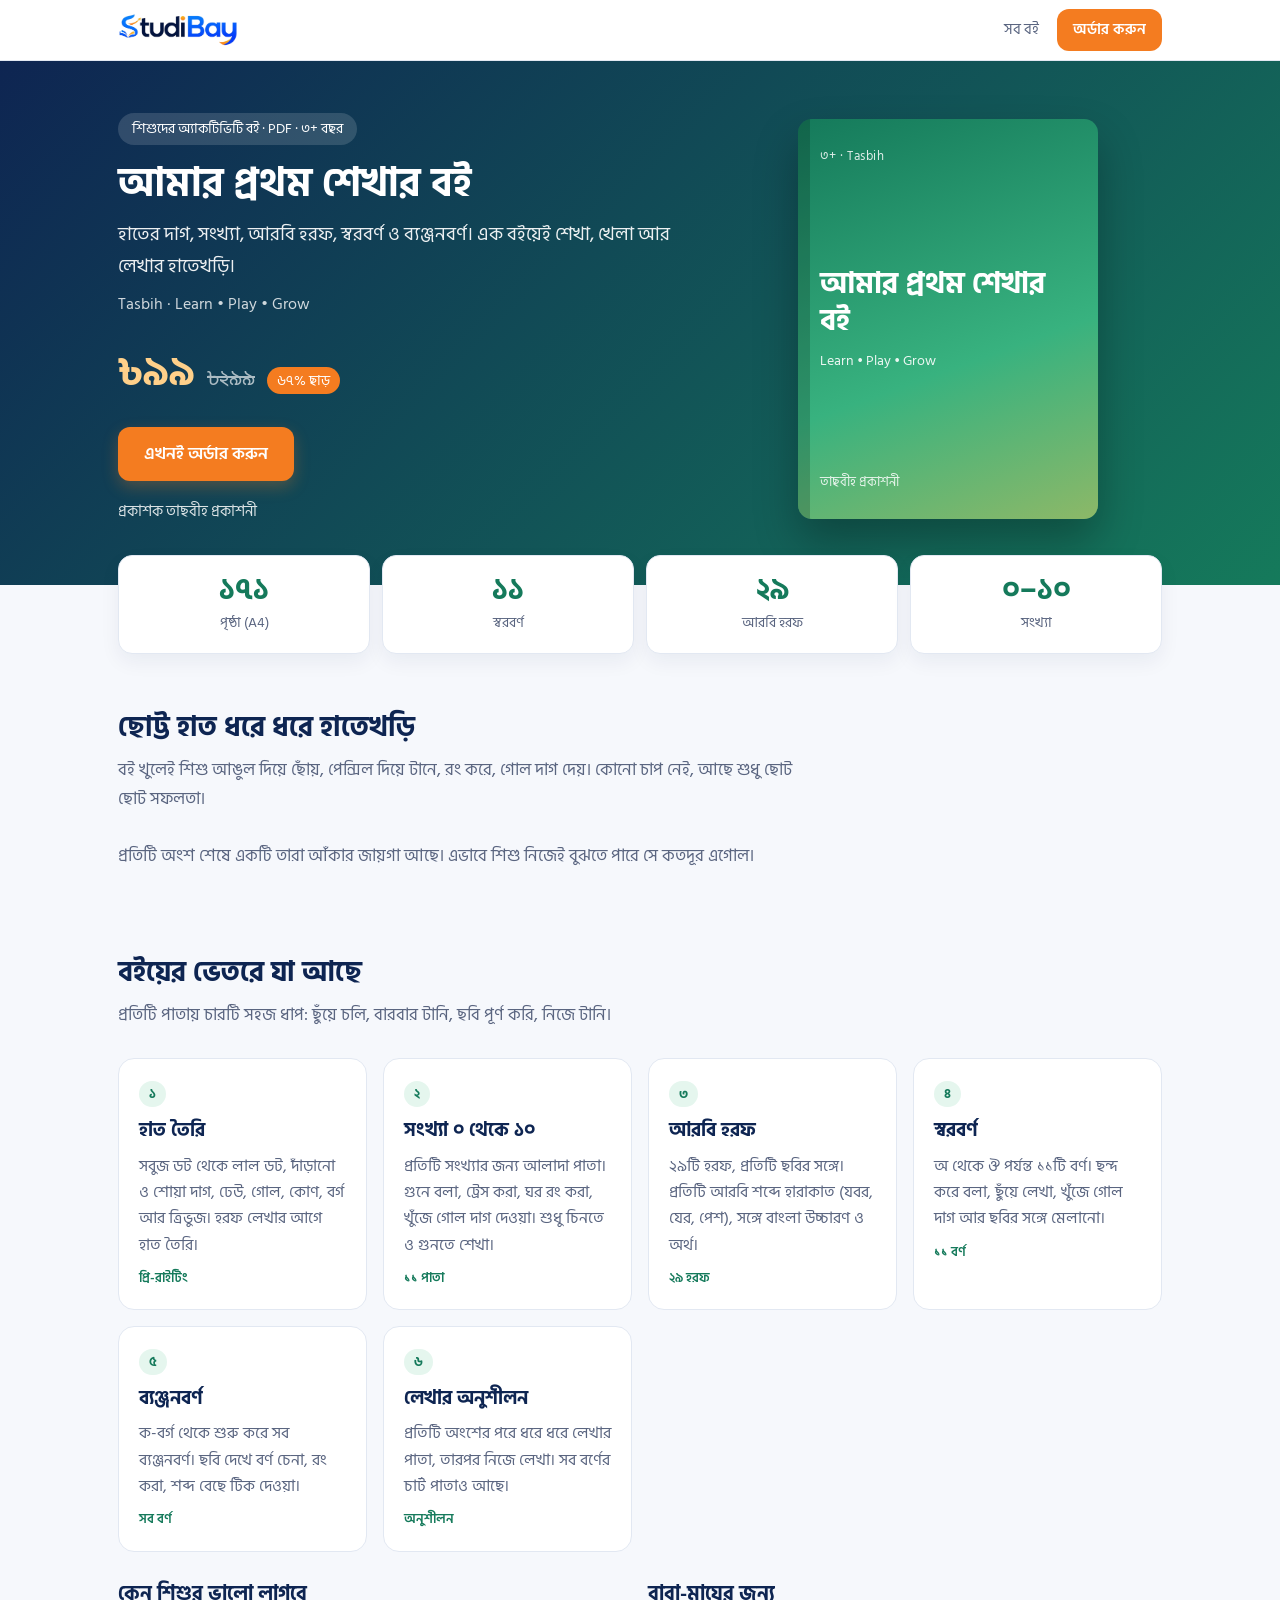
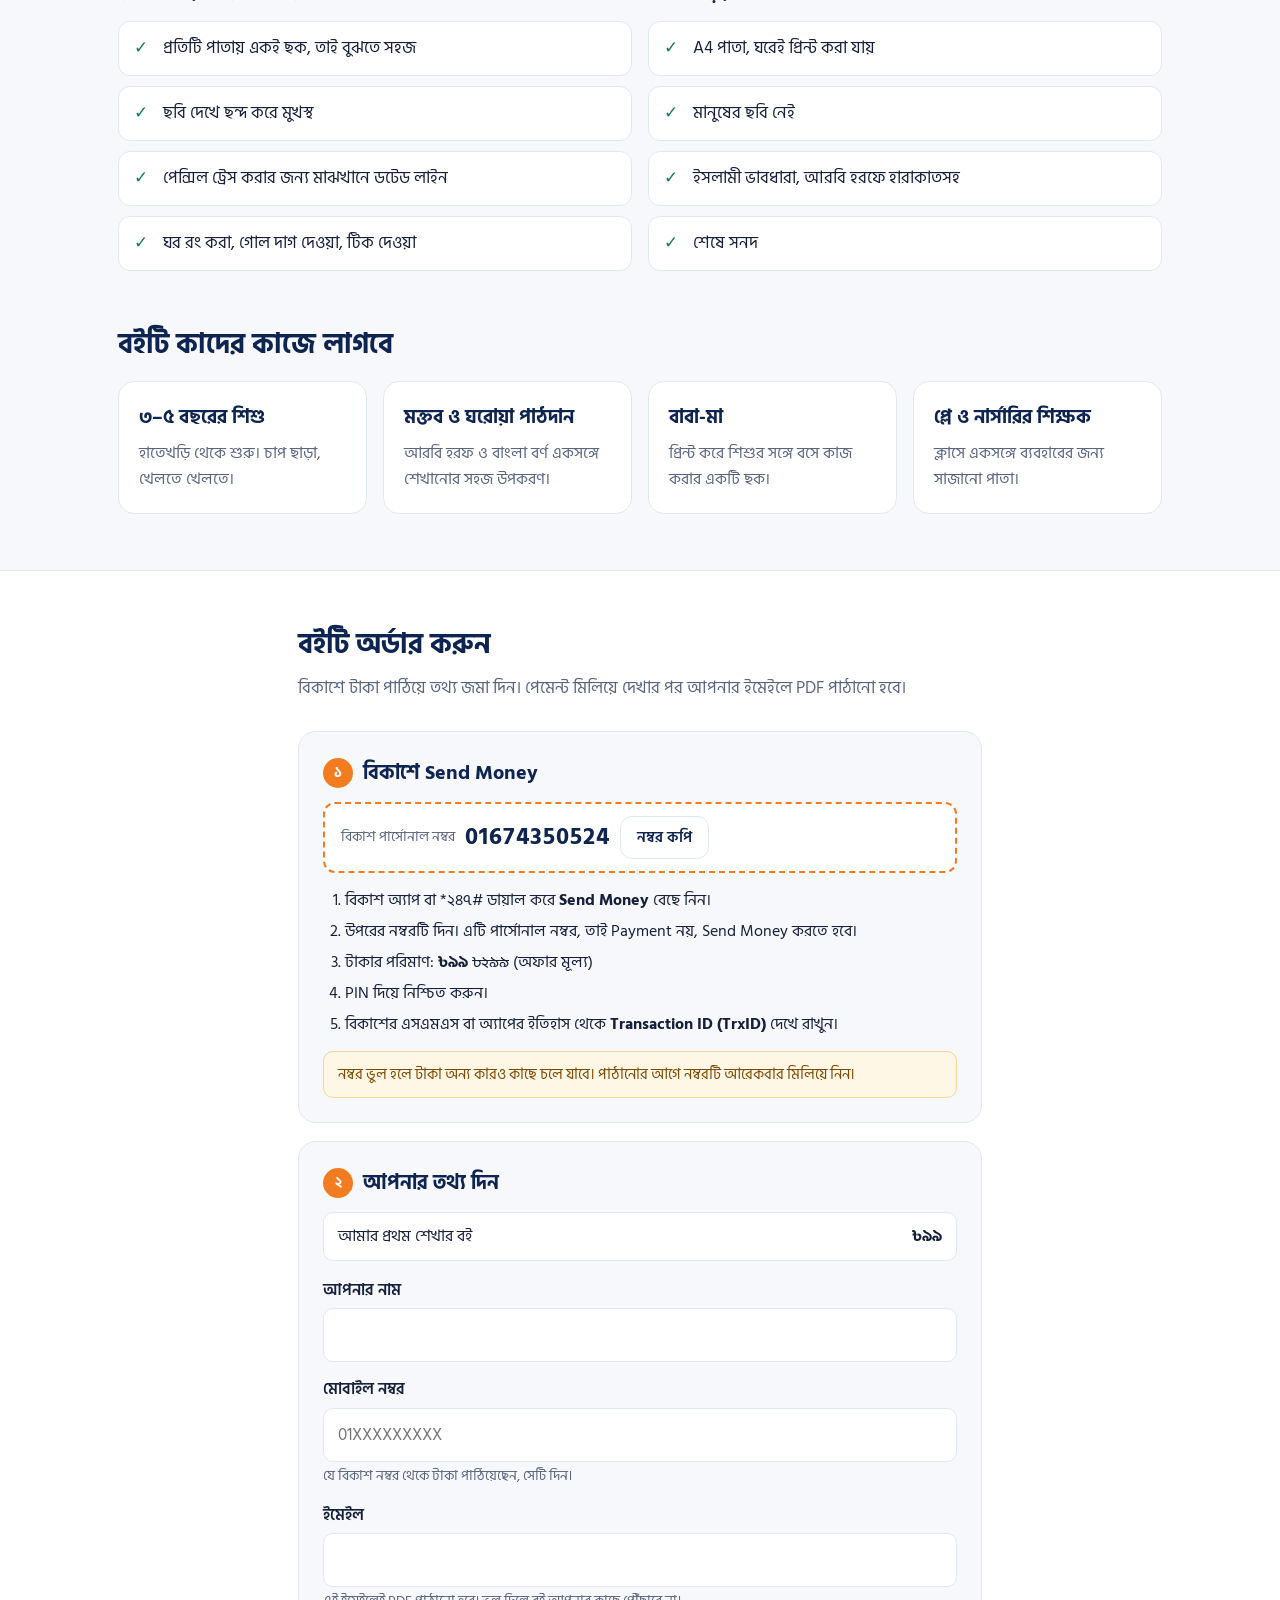
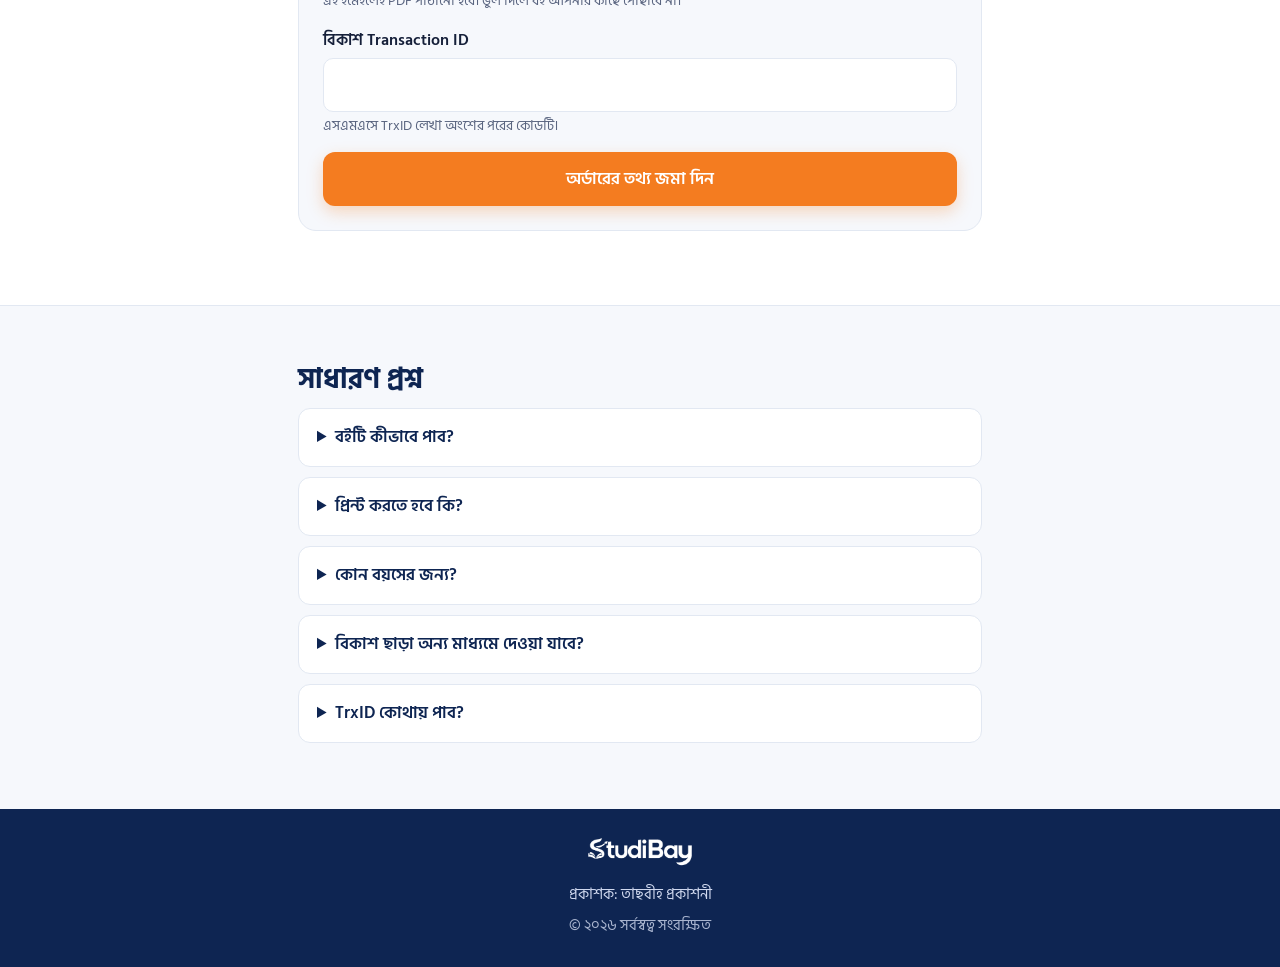
<file: tasbih-first-book.html>
<!doctype html>
<html lang="bn"><head><meta charset="utf-8">
<meta name="viewport" content="width=device-width,initial-scale=1,viewport-fit=cover">
<title>আমার প্রথম শেখার বই | StudiBay</title>
<meta name="description" content="শিশুর প্রথম শেখার একটি বই: দাগ টানা, সংখ্যা, আরবি ও বাংলা বর্ণ। A4, প্রিন্ট করে ব্যবহার।">
<link rel="preconnect" href="https://fonts.googleapis.com"><link rel="preconnect" href="https://fonts.gstatic.com" crossorigin>
<link href="https://fonts.googleapis.com/css2?family=Hind+Siliguri:wght@400;500;600;700&display=swap" rel="stylesheet">
<link rel="icon" type="image/png" href="assets/favicon.png">
<link rel="stylesheet" href="assets/style.css">
<style>:root{--accent:#157a5b;--accent-soft:#e5f6ee}</style>
</head><body data-slug="tasbih-first-book">
<header class="top"><div class="wrap"><a class="logo" href="index.html"><img src="assets/logo.png" alt="StudiBay" height="34" style="height:34px;width:auto;display:block"></a>
<nav class="nav"><a class="link" href="index.html">সব বই</a><a class="btn sm" href="#order">অর্ডার করুন</a></nav></div></header>
<section class="hero light"><div class="wrap grid">
 <div><span class="badge">শিশুদের অ্যাকটিভিটি বই · PDF · ৩+ বছর</span><h1>আমার প্রথম শেখার বই</h1><p class="sub">হাতের দাগ, সংখ্যা, আরবি হরফ, স্বরবর্ণ ও ব্যঞ্জনবর্ণ। এক বইয়েই শেখা, খেলা আর লেখার হাতেখড়ি।</p><p class="tag">Tasbih · Learn • Play • Grow</p>
 <div class="price"><span class="now" data-price></span><del data-regular></del><span class="off"><span data-off></span>% ছাড়</span></div>
 <a class="btn" href="#order">এখনই অর্ডার করুন</a><p class="by">প্রকাশক তাছবীহ প্রকাশনী</p></div>
 <div class="cv"><div class="cover c2"><div class="ct">৩+ · Tasbih</div><div><div class="ti">আমার প্রথম শেখার বই</div><div class="su">Learn • Play • Grow</div></div><div class="au">তাছবীহ প্রকাশনী</div></div></div></div></section>
<div class="wrap"><div class="stats"><div class="stat"><b>১৭১</b><span>পৃষ্ঠা (A4)</span></div><div class="stat"><b>১১</b><span>স্বরবর্ণ</span></div><div class="stat"><b>২৯</b><span>আরবি হরফ</span></div><div class="stat"><b>০–১০</b><span>সংখ্যা</span></div></div></div>
<section class="sec"><div class="wrap"><h2>ছোট্ট হাত ধরে ধরে হাতেখড়ি</h2><p class="lead">বই খুলেই শিশু আঙুল দিয়ে ছোঁয়, পেন্সিল দিয়ে টানে, রং করে, গোল দাগ দেয়। কোনো চাপ নেই, আছে শুধু ছোট ছোট সফলতা।</p><p class="lead" style="margin-top:16px">প্রতিটি অংশ শেষে একটি তারা আঁকার জায়গা আছে। এভাবে শিশু নিজেই বুঝতে পারে সে কতদূর এগোল।</p></div></section>
<section class="sec" style="padding-top:0"><div class="wrap"><h2>বইয়ের ভেতরে যা আছে</h2><p class="lead">প্রতিটি পাতায় চারটি সহজ ধাপ: ছুঁয়ে চলি, বারবার টানি, ছবি পূর্ণ করি, নিজে টানি।</p><div class="cards"><div class="card"><span class="no">১</span><h3>হাত তৈরি</h3><p>সবুজ ডট থেকে লাল ডট, দাঁড়ানো ও শোয়া দাগ, ঢেউ, গোল, কোণ, বর্গ আর ত্রিভুজ। হরফ লেখার আগে হাত তৈরি।</p><div class="meta">প্রি-রাইটিং</div></div><div class="card"><span class="no">২</span><h3>সংখ্যা ০ থেকে ১০</h3><p>প্রতিটি সংখ্যার জন্য আলাদা পাতা। গুনে বলা, ট্রেস করা, ঘর রং করা, খুঁজে গোল দাগ দেওয়া। শুধু চিনতে ও গুনতে শেখা।</p><div class="meta">১১ পাতা</div></div><div class="card"><span class="no">৩</span><h3>আরবি হরফ</h3><p>২৯টি হরফ, প্রতিটি ছবির সঙ্গে। প্রতিটি আরবি শব্দে হারাকাত (যবর, যের, পেশ), সঙ্গে বাংলা উচ্চারণ ও অর্থ।</p><div class="meta">২৯ হরফ</div></div><div class="card"><span class="no">৪</span><h3>স্বরবর্ণ</h3><p>অ থেকে ঔ পর্যন্ত ১১টি বর্ণ। ছন্দ করে বলা, ছুঁয়ে লেখা, খুঁজে গোল দাগ আর ছবির সঙ্গে মেলানো।</p><div class="meta">১১ বর্ণ</div></div><div class="card"><span class="no">৫</span><h3>ব্যঞ্জনবর্ণ</h3><p>ক-বর্গ থেকে শুরু করে সব ব্যঞ্জনবর্ণ। ছবি দেখে বর্ণ চেনা, রং করা, শব্দ বেছে টিক দেওয়া।</p><div class="meta">সব বর্ণ</div></div><div class="card"><span class="no">৬</span><h3>লেখার অনুশীলন</h3><p>প্রতিটি অংশের পরে ধরে ধরে লেখার পাতা, তারপর নিজে লেখা। সব বর্ণের চার্ট পাতাও আছে।</p><div class="meta">অনুশীলন</div></div></div>
<div class="two" style="margin-top:26px"><div><h3 style="color:var(--navy);margin-bottom:10px">কেন শিশুর ভালো লাগবে</h3><ul class="list"><li>প্রতিটি পাতায় একই ছক, তাই বুঝতে সহজ</li><li>ছবি দেখে ছন্দ করে মুখস্থ</li><li>পেন্সিল ট্রেস করার জন্য মাঝখানে ডটেড লাইন</li><li>ঘর রং করা, গোল দাগ দেওয়া, টিক দেওয়া</li></ul></div><div><h3 style="color:var(--navy);margin-bottom:10px">বাবা-মায়ের জন্য</h3><ul class="list"><li>A4 পাতা, ঘরেই প্রিন্ট করা যায়</li><li>মানুষের ছবি নেই</li><li>ইসলামী ভাবধারা, আরবি হরফে হারাকাতসহ</li><li>শেষে সনদ</li></ul></div></div></div></section>
<section class="sec" style="padding-top:0"><div class="wrap"><h2>বইটি কাদের কাজে লাগবে</h2><div class="cards" style="margin-top:18px"><div class="card"><h3>৩–৫ বছরের শিশু</h3><p>হাতেখড়ি থেকে শুরু। চাপ ছাড়া, খেলতে খেলতে।</p></div><div class="card"><h3>মক্তব ও ঘরোয়া পাঠদান</h3><p>আরবি হরফ ও বাংলা বর্ণ একসঙ্গে শেখানোর সহজ উপকরণ।</p></div><div class="card"><h3>বাবা-মা</h3><p>প্রিন্ট করে শিশুর সঙ্গে বসে কাজ করার একটি ছক।</p></div><div class="card"><h3>প্লে ও নার্সারির শিক্ষক</h3><p>ক্লাসে একসঙ্গে ব্যবহারের জন্য সাজানো পাতা।</p></div></div></div></section>
<section class="sec order" id="order"><div class="wrap" style="max-width:720px"><h2>বইটি অর্ডার করুন</h2>
<p class="lead">বিকাশে টাকা পাঠিয়ে তথ্য জমা দিন। পেমেন্ট মিলিয়ে দেখার পর আপনার ইমেইলে PDF পাঠানো হবে।</p>
<div class="ostep"><h3><i>১</i>বিকাশে Send Money</h3>
 <div class="num"><span class="lab">বিকাশ পার্সোনাল নম্বর</span><strong data-bkash></strong><button type="button" class="btn sm ghost" id="copyNum">নম্বর কপি</button></div>
 <ol><li>বিকাশ অ্যাপ বা *২৪৭# ডায়াল করে <b>Send Money</b> বেছে নিন।</li><li>উপরের নম্বরটি দিন। এটি পার্সোনাল নম্বর, তাই Payment নয়, Send Money করতে হবে।</li><li>টাকার পরিমাণ: <b data-price></b> <del data-regular></del> (অফার মূল্য)</li><li>PIN দিয়ে নিশ্চিত করুন।</li><li>বিকাশের এসএমএস বা অ্যাপের ইতিহাস থেকে <b>Transaction ID (TrxID)</b> দেখে রাখুন।</li></ol>
 <div class="warn">নম্বর ভুল হলে টাকা অন্য কারও কাছে চলে যাবে। পাঠানোর আগে নম্বরটি আরেকবার মিলিয়ে নিন।</div></div>
<div class="ostep"><h3><i>২</i>আপনার তথ্য দিন</h3>
 <div class="done" id="done" aria-live="polite">
  <h3>অর্ডার জমা হয়েছে</h3>
  <dl class="done-details">
   <div><dt>নাম</dt><dd id="doneName"></dd></div>
   <div><dt>মোবাইল</dt><dd id="donePhone"></dd></div>
   <div><dt>ইমেইল</dt><dd id="doneEmail"></dd></div>
   <div><dt>TrxID</dt><dd id="doneTrx"></dd></div>
  </dl>
  <div class="done-actions">
   <a class="btn" id="whatsappOrder" href="#" target="_blank" rel="noopener noreferrer">হোয়াটসঅ্যাপে অর্ডার পাঠান</a>
   <button class="btn ghost" id="copyOrder" type="button">অর্ডারের লেখা কপি করুন</button>
  </div>
  <p class="done-note">পেমেন্ট মিলিয়ে দেখার পর আপনার ইমেইলে PDF পাঠানো হবে। চাইলে হোয়াটসঅ্যাপেও জানাতে পারেন।</p>
  <p class="copy-status" id="copyOrderStatus" role="status"></p>
 </div>
 <form id="orderForm" novalidate>
  <div class="sumline"><span>আমার প্রথম শেখার বই</span><b data-price></b></div>
  <div class="field"><label for="name">আপনার নাম</label><input id="name" name="name" autocomplete="name" required></div>
  <div class="field"><label for="phone">মোবাইল নম্বর</label><input id="phone" name="phone" inputmode="tel" autocomplete="tel" placeholder="01XXXXXXXXX" required><small>যে বিকাশ নম্বর থেকে টাকা পাঠিয়েছেন, সেটি দিন।</small></div>
  <div class="field"><label for="email">ইমেইল</label><input id="email" name="email" type="email" autocomplete="email" required><small>এই ইমেইলেই PDF পাঠানো হবে। ভুল দিলে বই আপনার কাছে পৌঁছাবে না।</small></div>
  <div class="field"><label for="trx">বিকাশ Transaction ID</label><input id="trx" name="trx" autocapitalize="characters" required><small>এসএমএসে TrxID লেখা অংশের পরের কোডটি।</small></div>
  <input class="hp" type="text" name="website" tabindex="-1" autocomplete="off" aria-hidden="true">
  <button class="btn" type="submit" id="submitBtn" style="width:100%">অর্ডারের তথ্য জমা দিন</button>
  <div class="msg" id="msg" role="alert"></div>
 </form></div></div></section>
<section class="sec"><div class="wrap" style="max-width:720px"><h2>সাধারণ প্রশ্ন</h2><details><summary>বইটি কীভাবে পাব?</summary><p>আপনার দেওয়া Transaction ID মিলিয়ে দেখার পর ইমেইলে PDF পাঠানো হবে।</p></details><details><summary>প্রিন্ট করতে হবে কি?</summary><p>হ্যাঁ। শিশু পেন্সিল ও রং দিয়ে কাজ করবে, তাই A4 কাগজে প্রিন্ট করে নেওয়াই ভালো।</p></details><details><summary>কোন বয়সের জন্য?</summary><p>৩ বছর ও তার বেশি। ছোটদের সঙ্গে বড়রা বসলে আরও ভালো।</p></details><details><summary>বিকাশ ছাড়া অন্য মাধ্যমে দেওয়া যাবে?</summary><p>এখন শুধু বিকাশ Send Money নেওয়া হচ্ছে।</p></details><details><summary>TrxID কোথায় পাব?</summary><p>Send Money শেষ হলে বিকাশের নিশ্চিতকরণ এসএমএসে TrxID থাকে। বিকাশ অ্যাপের লেনদেনের ইতিহাসেও দেখা যায়।</p></details></div></section>
<footer><div class="wrap"><p><img src="assets/logo-white.png" alt="StudiBay" height="30" style="height:30px;width:auto;margin-bottom:8px"><br>প্রকাশক: তাছবীহ প্রকাশনী</p><p style="margin-top:6px;opacity:.8">&copy; ২০২৬ সর্বস্বত্ব সংরক্ষিত</p></div></footer>
<script src="assets/config.js"></script><script src="assets/app.js"></script></body></html>
</file>
<file: assets/style.css>
:root{
  --navy:#0e2552;--blue:#1d5fd1;--orange:#f47c20;--ink:#16203a;--muted:#5a6580;
  --bg:#f6f8fc;--card:#fff;--line:#e2e8f2;--accent:var(--blue);--accent-soft:#e8f0fd;
}
*{box-sizing:border-box;margin:0;padding:0}
html{scroll-behavior:smooth}
body{font-family:'Hind Siliguri','Noto Sans Bengali',system-ui,sans-serif;color:var(--ink);background:var(--bg);line-height:1.7;font-size:17px}
a{color:inherit;text-decoration:none}
img,svg{max-width:100%}
.wrap{max-width:1080px;margin:0 auto;padding:0 18px}
.sec{padding:56px 0}
.sec h2{font-size:28px;line-height:1.3;color:var(--navy);margin-bottom:10px}
.sec .lead{color:var(--muted);margin-bottom:28px;max-width:680px}

/* header */
.top{position:sticky;top:0;z-index:20;background:rgba(255,255,255,.94);backdrop-filter:blur(8px);border-bottom:1px solid var(--line)}
.top .wrap{display:flex;align-items:center;justify-content:space-between;height:60px}
.logo{display:flex;align-items:center;gap:8px;font-weight:700;font-size:21px;color:var(--navy)}
.logo b{color:var(--orange)}
.nav{display:flex;gap:10px;align-items:center;font-size:15px}
.nav a.link{color:var(--muted);padding:6px 8px}

/* buttons */
.btn{display:inline-block;background:var(--orange);color:#fff;font-weight:600;padding:13px 26px;border-radius:12px;border:0;font-size:17px;cursor:pointer;font-family:inherit;transition:transform .15s,box-shadow .15s;box-shadow:0 6px 16px rgba(244,124,32,.28)}
.btn:hover{transform:translateY(-1px)}
.btn.sm{padding:8px 16px;font-size:15px;box-shadow:none}
.btn.ghost{background:#fff;color:var(--navy);border:1.5px solid var(--line);box-shadow:none}
.btn[disabled]{opacity:.6;cursor:wait}

/* hero */
.hero{background:linear-gradient(135deg,var(--navy),#17408f);color:#fff;padding:52px 0 60px}
.hero.light{background:linear-gradient(135deg,var(--navy),var(--accent))}
.hero .grid{display:grid;grid-template-columns:1.15fr .85fr;gap:36px;align-items:center}
.badge{display:inline-block;background:rgba(255,255,255,.14);padding:4px 14px;border-radius:99px;font-size:14px;margin-bottom:14px}
.hero h1{font-size:40px;line-height:1.25;margin-bottom:10px}
.hero p.sub{font-size:19px;opacity:.92;margin-bottom:8px}
.hero p.tag{opacity:.8;margin-bottom:20px;font-size:16px}
.price{display:flex;align-items:baseline;gap:12px;margin:18px 0 20px;flex-wrap:wrap}
.price .now{font-size:40px;font-weight:700;color:#ffd08a}
.price del{opacity:.65;font-size:21px}
.price .off{background:var(--orange);font-size:14px;padding:2px 10px;border-radius:99px}
.by{margin-top:18px;font-size:15px;opacity:.85}

/* cover */
.cover{aspect-ratio:3/4;border-radius:14px;padding:26px 22px;display:flex;flex-direction:column;justify-content:space-between;color:#fff;box-shadow:0 22px 44px rgba(0,0,0,.28);position:relative;overflow:hidden;max-width:300px;margin:0 auto;width:100%}
.cover::after{content:"";position:absolute;left:0;top:0;bottom:0;width:12px;background:rgba(0,0,0,.18)}
.cover .ct{font-size:13px;letter-spacing:.5px;opacity:.85}
.cover .ti{font-size:30px;line-height:1.25;font-weight:700}
.cover .su{font-size:14px;opacity:.9;margin-top:8px}
.cover .au{font-size:13px;opacity:.85}
.cover.c1{background:linear-gradient(160deg,#10295e,#1d5fd1 70%,#f47c20 140%)}
.cover.c2{background:linear-gradient(160deg,#157a5b,#38b27f 60%,#f6c04a 150%)}
.cover.c3{background:linear-gradient(160deg,#142447,#2a4b9b 55%,#f2b705 150%)}
.cover.small{max-width:210px;padding:18px 16px}
.cover.small .ti{font-size:21px}

/* stats */
.stats{display:grid;grid-template-columns:repeat(4,1fr);gap:12px;margin-top:-30px;position:relative}
.stat{background:#fff;border:1px solid var(--line);border-radius:14px;padding:16px 8px;text-align:center;box-shadow:0 8px 20px rgba(14,37,82,.06)}
.stat b{display:block;font-size:30px;color:var(--accent);line-height:1.2}
.stat span{font-size:14px;color:var(--muted)}

/* cards */
.cards{display:grid;grid-template-columns:repeat(auto-fit,minmax(240px,1fr));gap:16px}
.card{background:var(--card);border:1px solid var(--line);border-radius:16px;padding:20px}
.card .no{display:inline-block;background:var(--accent-soft);color:var(--accent);font-weight:700;font-size:13px;padding:2px 10px;border-radius:99px;margin-bottom:8px}
.card h3{font-size:19px;color:var(--navy);margin-bottom:6px}
.card p{font-size:15.5px;color:var(--muted)}
.card .meta{margin-top:8px;font-size:13px;color:var(--accent);font-weight:600}
.two{display:grid;grid-template-columns:1fr 1fr;gap:16px}
.cmp{border-radius:14px;padding:18px;font-size:15.5px}
.cmp.bad{background:#fff1f0;border:1px solid #f6c9c4}
.cmp.good{background:#effaf1;border:1px solid #bfe3c8}
.cmp h4{font-size:14px;margin-bottom:6px}
pre{background:#0f1b36;color:#e7ecfa;padding:18px;border-radius:14px;overflow:auto;font-size:14.5px;line-height:1.6;font-family:ui-monospace,Consolas,monospace}
.list{list-style:none;display:grid;gap:10px}
.list li{background:#fff;border:1px solid var(--line);border-radius:12px;padding:12px 16px 12px 44px;position:relative}
.list li::before{content:"✓";position:absolute;left:15px;color:var(--accent);font-weight:700}
.list li b{color:var(--navy)}

/* products on home */
.pgrid{display:grid;grid-template-columns:repeat(3,1fr);gap:20px}
.pcard{background:#fff;border:1px solid var(--line);border-radius:18px;padding:22px 20px 24px;display:flex;flex-direction:column;gap:12px;transition:box-shadow .2s,transform .2s}
.pcard:hover{box-shadow:0 16px 34px rgba(14,37,82,.12);transform:translateY(-3px)}
.pcard h3{font-size:21px;color:var(--navy);line-height:1.35}
.pcard p{color:var(--muted);font-size:15.5px;flex:1}
.pcard .pp{display:flex;align-items:baseline;gap:10px}
.pcard .pp b{font-size:26px;color:var(--orange)}
.pcard .pp del{color:var(--muted)}
.steps3{display:grid;grid-template-columns:repeat(3,1fr);gap:16px;counter-reset:s}
.steps3 .card{counter-increment:s;position:relative;padding-top:34px}
.steps3 .card::before{content:counter(s);position:absolute;top:-16px;left:18px;width:34px;height:34px;border-radius:50%;background:var(--orange);color:#fff;display:grid;place-items:center;font-weight:700}

/* order */
.order{background:#fff;border-top:1px solid var(--line);border-bottom:1px solid var(--line)}
.ostep{background:var(--bg);border:1px solid var(--line);border-radius:18px;padding:24px;margin-bottom:18px}
.ostep h3{font-size:20px;color:var(--navy);margin-bottom:12px;display:flex;align-items:center;gap:10px}
.ostep h3 i{font-style:normal;width:30px;height:30px;border-radius:50%;background:var(--orange);color:#fff;display:grid;place-items:center;font-size:15px}
.num{display:flex;align-items:center;gap:10px;background:#fff;border:2px dashed var(--orange);border-radius:12px;padding:12px 16px;margin-bottom:14px;flex-wrap:wrap}
.num strong{font-size:24px;letter-spacing:1px;color:var(--navy)}
.num .lab{font-size:14px;color:var(--muted)}
.ostep ol{padding-left:22px;display:grid;gap:4px;font-size:16px}
.warn{margin-top:12px;background:#fff7e6;border:1px solid #f5d79b;color:#7a4b00;padding:10px 14px;border-radius:10px;font-size:15px}
.field{margin-bottom:14px}
.field label{display:block;font-weight:600;margin-bottom:4px;font-size:16px}
.field small{display:block;color:var(--muted);font-size:13.5px;margin-top:3px}
.field input{width:100%;padding:12px 14px;border:1.5px solid var(--line);border-radius:10px;font-size:17px;font-family:inherit;background:#fff}
.field input:focus{outline:none;border-color:var(--accent);box-shadow:0 0 0 3px var(--accent-soft)}
.hp{position:absolute;left:-9999px;opacity:0}
.sumline{display:flex;justify-content:space-between;gap:10px;background:#fff;border:1px solid var(--line);border-radius:10px;padding:10px 14px;margin-bottom:16px;font-size:16px}
.msg{margin-top:14px;padding:12px 14px;border-radius:10px;font-size:16px;display:none}
.msg.err{display:block;background:#fff1f0;border:1px solid #f6c9c4;color:#9b1c13}
.msg.ok{display:block;background:#effaf1;border:1px solid #bfe3c8;color:#166534}
.done{display:none;text-align:left;padding:22px 24px;border:2px solid #16845a;border-radius:14px;background:#fff}
.done.show{display:block}
.done h3{font-size:22px;color:#087a55;margin-bottom:12px}
.done-details{display:grid;gap:4px;margin-bottom:16px}
.done-details>div{display:grid;grid-template-columns:68px minmax(0,1fr);gap:8px}
.done-details dt{color:var(--muted)}
.done-details dd{overflow-wrap:anywhere}
.done-actions{display:flex;flex-wrap:wrap;gap:10px}
.done-actions .btn{background:#1260ff;box-shadow:none;padding:12px 24px}
.done-actions .btn.ghost{background:#fff;color:#1260ff;border-color:#1260ff}
.done-note{margin-top:12px;color:var(--muted);font-size:14px}
.copy-status{min-height:1.5em;color:#166534;font-size:14px}

/* faq */
details{background:#fff;border:1px solid var(--line);border-radius:12px;padding:14px 18px;margin-bottom:10px}
summary{cursor:pointer;font-weight:600;color:var(--navy)}
details p{margin-top:8px;color:var(--muted);font-size:16px}

footer{background:var(--navy);color:#cfd8ee;padding:28px 0;font-size:14.5px;text-align:center}
footer b{color:#fff}

@media(max-width:820px){
  body{font-size:16px}
  .hero .grid{grid-template-columns:1fr}
  .hero h1{font-size:30px}
  .hero .cv{order:-1}
  .cover{max-width:230px}
  .pgrid,.steps3,.two{grid-template-columns:1fr}
  .stats{grid-template-columns:repeat(2,1fr)}
  .sec{padding:42px 0}
  .sec h2{font-size:24px}
  .nav a.link{display:none}
}
</file>
